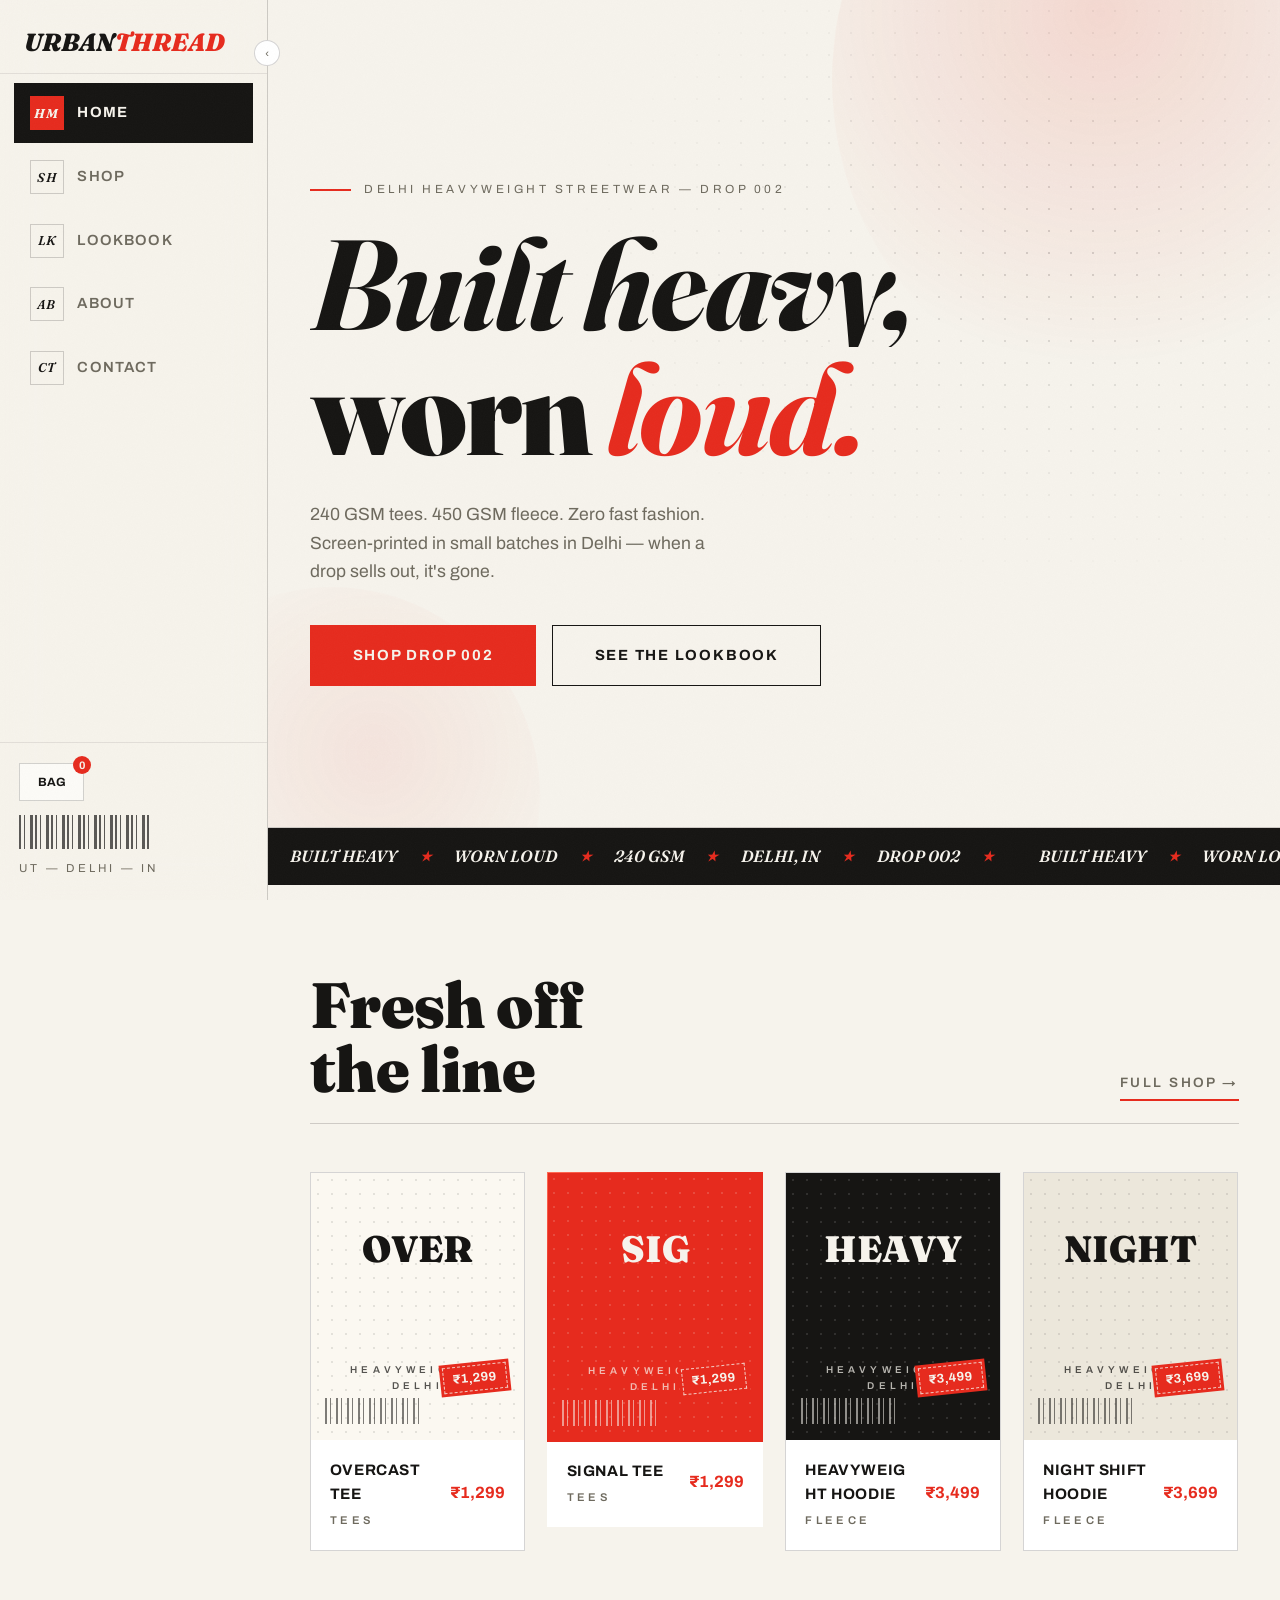
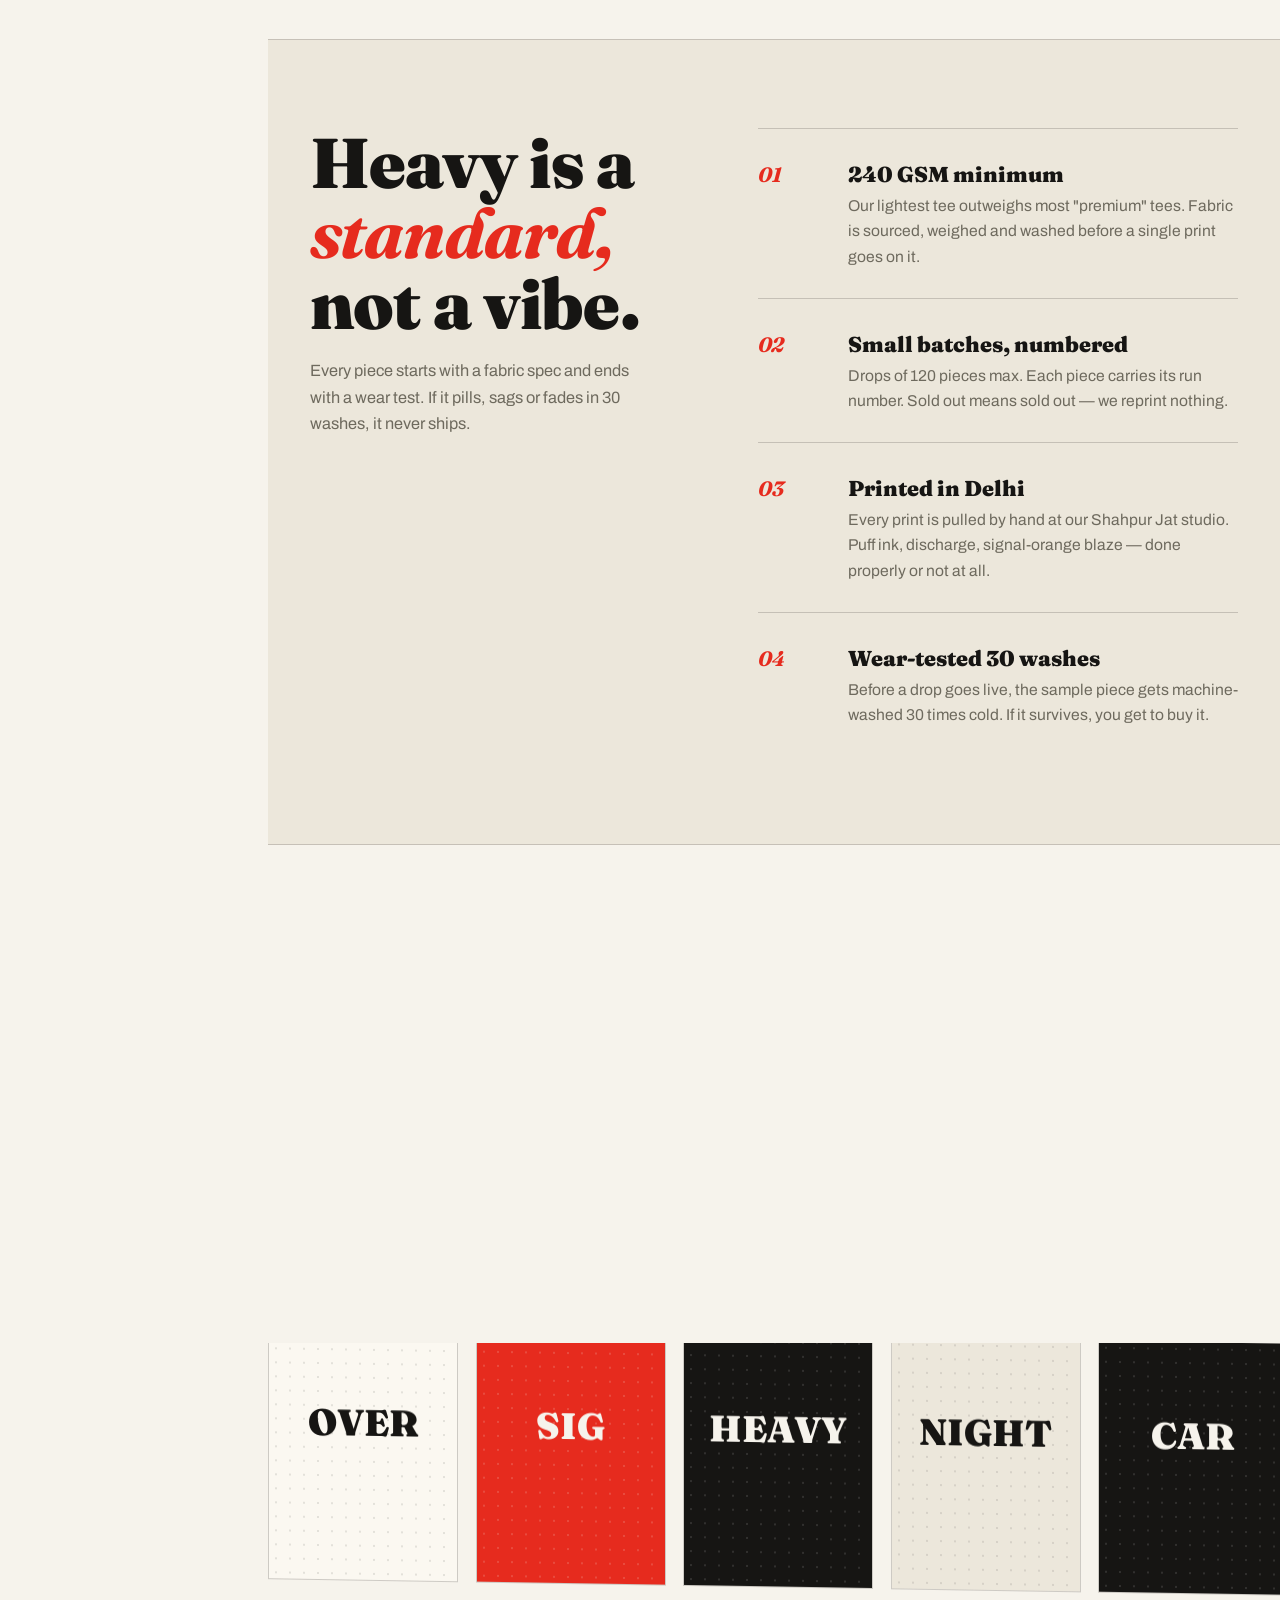
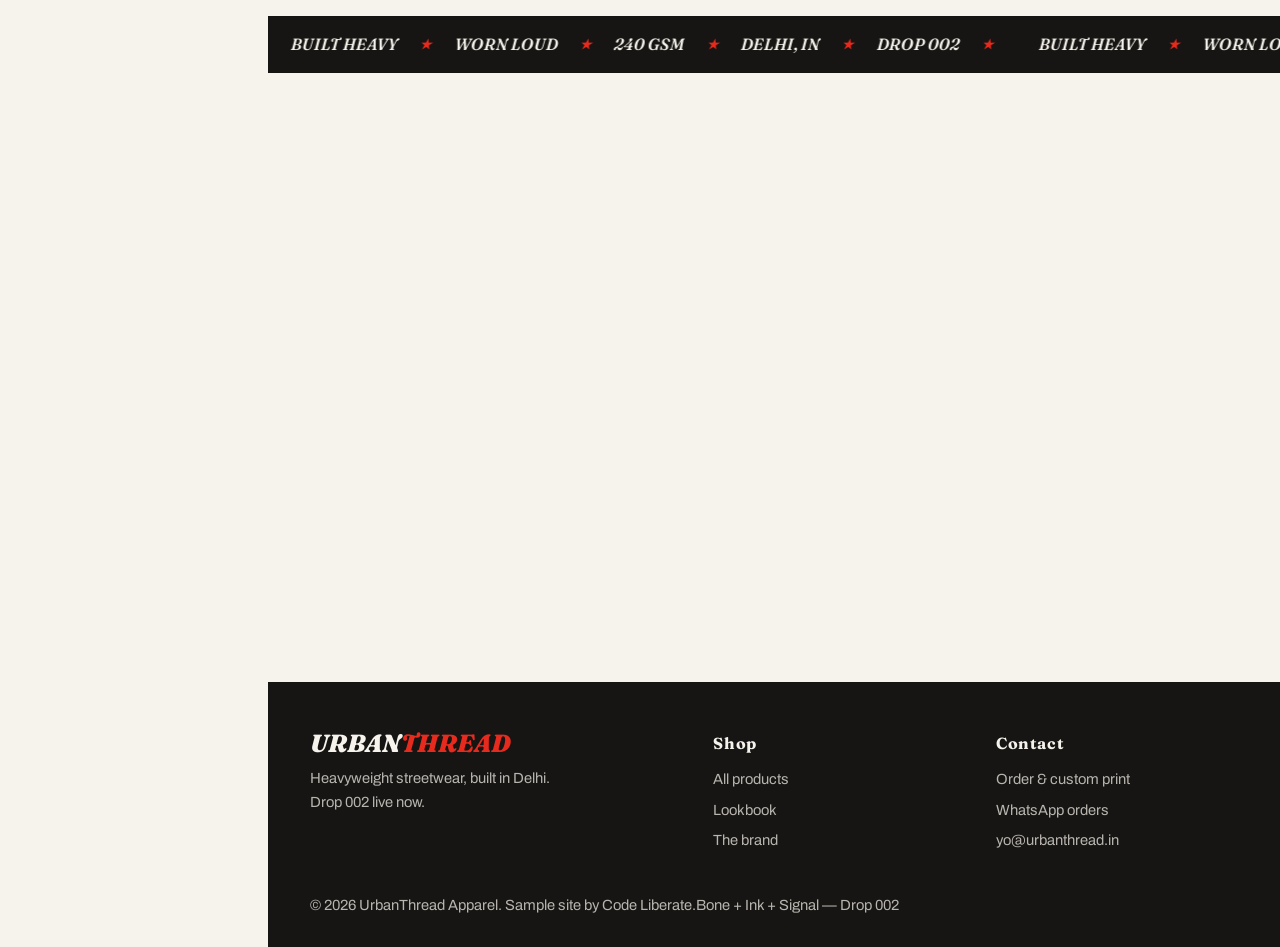
<file: index.html>
<!DOCTYPE html>
<html lang="en">
<head>
<meta charset="UTF-8">
<meta name="viewport" content="width=device-width, initial-scale=1.0">
<title>UrbanThread — Heavyweight Streetwear, Delhi</title>
<meta name="description" content="UrbanThread: heavyweight streetwear built in Delhi. 240 GSM tees, 450 GSM fleece, small numbered batches. Drop 002 live.">
<link rel="preconnect" href="https://fonts.googleapis.com">
<link rel="preconnect" href="https://fonts.gstatic.com" crossorigin>
<link href="https://fonts.googleapis.com/css2?family=Fraunces:ital,opsz,wght@0,9..144,900;1,9..144,900&family=Archivo:wght@400;500;700&display=swap" rel="stylesheet">
<link rel="stylesheet" href="css/styles.css">
</head>
<body>
<a class="skip-link" href="#main">Skip to content</a>
<div class="scroll-progress" aria-hidden="true"></div>
<div class="drawer-backdrop" aria-hidden="true"></div>

<aside class="sidebar">
  <a href="index.html" class="sidebar-brand"><span class="wordmark">URBAN<span>THREAD</span></span></a>
  <button class="rail-toggle" aria-label="Collapse or expand sidebar">‹</button>
  <nav class="sidebar-nav" aria-label="Primary">
        <a href="index.html" class="active"><span class="nav-ico" aria-hidden="true">HM</span><span class="label">Home</span></a>
        <a href="shop.html"><span class="nav-ico" aria-hidden="true">SH</span><span class="label">Shop</span></a>
        <a href="lookbook.html"><span class="nav-ico" aria-hidden="true">LK</span><span class="label">Lookbook</span></a>
        <a href="about.html"><span class="nav-ico" aria-hidden="true">AB</span><span class="label">About</span></a>
        <a href="contact.html"><span class="nav-ico" aria-hidden="true">CT</span><span class="label">Contact</span></a>
  </nav>
  <div class="sidebar-foot">
    <button class="cart-toggle" aria-label="Open bag"><span class="label">BAG</span><span class="cart-count">0</span></button>
    <div class="barcode" aria-hidden="true"></div>
    <p class="sidebar-tag">UT — DELHI — IN</p>
  </div>
</aside>

<div class="topbar">
  <a href="index.html" class="wordmark">URBAN<span style="color:var(--signal)">THREAD</span></a>
  <div class="topbar-tools">
    <button class="cart-toggle" aria-label="Open bag">BAG<span class="cart-count">0</span></button>
    <button class="drawer-toggle" aria-label="Open navigation menu"><span></span></button>
  </div>
</div>

<div class="main" id="main">
<section class="hero">
  <div class="halftone" aria-hidden="true"></div>
  <div class="blob blob-signal" aria-hidden="true"></div>
  <div class="blob blob-deep" aria-hidden="true"></div>
  <div class="page hero-inner">
    <p class="kicker">Delhi heavyweight streetwear — drop 002</p>
    <h1 class="hero-title">
      <span class="line"><span class="line-inner it">Built heavy,</span></span>
      <span class="line"><span class="line-inner">worn <span class="it" style="color:var(--signal)">loud.</span></span></span>
    </h1>
    <p class="hero-sub">240 GSM tees. 450 GSM fleece. Zero fast fashion. Screen-printed in small batches in Delhi — when a drop sells out, it's gone.</p>
    <div class="hero-cta">
      <a href="shop.html" class="btn btn-primary btn-lg">Shop drop 002</a>
      <a href="lookbook.html" class="btn btn-ghost btn-lg">See the lookbook</a>
    </div>
  </div>
</section>
<div class="marquee " aria-hidden="true"><div class="marquee-track"><span class="marquee-item">BUILT HEAVY <span class="star">★</span> WORN LOUD <span class="star">★</span> 240 GSM <span class="star">★</span> DELHI, IN <span class="star">★</span> DROP 002 <span class="star">★</span></span><span class="marquee-item">BUILT HEAVY <span class="star">★</span> WORN LOUD <span class="star">★</span> 240 GSM <span class="star">★</span> DELHI, IN <span class="star">★</span> DROP 002 <span class="star">★</span></span></div></div>
<section class="section">
  <div class="page">
    <div class="section-head"><h2>Fresh off<br>the line</h2><a class="more" href="shop.html">Full shop →</a></div>
    <div class="grid products-grid" id="featuredGrid"></div>
  </div>
</section>
<section class="section section-alt">
  <div class="page">
    <div class="split">
      <div class="split-sticky">
        <h2>Heavy is a<br><span class="sig">standard,</span><br>not a vibe.</h2>
        <p>Every piece starts with a fabric spec and ends with a wear test. If it pills, sags or fades in 30 washes, it never ships.</p>
      </div>
      <div>
        <div class="mani-block"><span class="no">01</span><div><h3>240 GSM minimum</h3><p>Our lightest tee outweighs most "premium" tees. Fabric is sourced, weighed and washed before a single print goes on it.</p></div></div>
        <div class="mani-block"><span class="no">02</span><div><h3>Small batches, numbered</h3><p>Drops of 120 pieces max. Each piece carries its run number. Sold out means sold out — we reprint nothing.</p></div></div>
        <div class="mani-block"><span class="no">03</span><div><h3>Printed in Delhi</h3><p>Every print is pulled by hand at our Shahpur Jat studio. Puff ink, discharge, signal-orange blaze — done properly or not at all.</p></div></div>
        <div class="mani-block"><span class="no">04</span><div><h3>Wear-tested 30 washes</h3><p>Before a drop goes live, the sample piece gets machine-washed 30 times cold. If it survives, you get to buy it.</p></div></div>
      </div>
    </div>
  </div>
</section>
<section class="section">
  <div class="page">
    <div class="stats-band">
      <div class="card stat-card"><span class="stat-num" data-count="8">0</span><span class="stat-label">pieces in drop 002</span></div>
      <div class="card stat-card"><span class="stat-num" data-count="120" data-suffix=" max">0</span><span class="stat-label">units per run</span></div>
      <div class="card stat-card"><span class="stat-num" data-count="240" data-suffix=" GSM">0</span><span class="stat-label">lightest fabric we ship</span></div>
      <div class="card stat-card"><span class="stat-num" data-count="30" data-suffix=" washes">0</span><span class="stat-label">tested before release</span></div>
    </div>
  </div>
</section>
<div class="strip" aria-hidden="true"><div class="strip-track" id="stripTrack"></div></div>
<div class="marquee marquee-rev" aria-hidden="true"><div class="marquee-track"><span class="marquee-item">BUILT HEAVY <span class="star">★</span> WORN LOUD <span class="star">★</span> 240 GSM <span class="star">★</span> DELHI, IN <span class="star">★</span> DROP 002 <span class="star">★</span></span><span class="marquee-item">BUILT HEAVY <span class="star">★</span> WORN LOUD <span class="star">★</span> 240 GSM <span class="star">★</span> DELHI, IN <span class="star">★</span> DROP 002 <span class="star">★</span></span></div></div>
<section class="section">
  <div class="page">
    <div class="split">
      <div class="split-sticky">
        <h2>Order on<br><span class="sig">WhatsApp.</span></h2>
        <p>DM the drop list, get a fitting slot at the studio, pay on pickup or UPI. No app, no account, no algorithm between you and the clothes.</p>
        <div class="hero-cta"><a class="btn btn-primary btn-lg" href="https://wa.me/919876543210?text=Hi%20UrbanThread%2C%20I%20want%20drop%20002" target="_blank" rel="noopener">Message us</a><a class="btn btn-ghost btn-lg" href="contact.html">Custom print</a></div>
      </div>
      <div>
        <div class="mani-block"><span class="no">DM</span><div><h3>The drop list</h3><p>Sizes and colorways posted the night before each drop. First reply, first bag.</p></div></div>
        <div class="mani-block"><span class="no">FIT</span><div><h3>Studio fitting</h3><p>Shahpur Jat studio, evenings. Try the actual piece, feel the weight, pick your size right.</p></div></div>
        <div class="mani-block"><span class="no">PAY</span><div><h3>UPI or on pickup</h3><p>No prepaid gateway needed for drop orders. Paid custom prints get a 50% deposit invoice.</p></div></div>
      </div>
    </div>
  </div>
</section>

<footer class="footer">
  <div class="footer-inner">
    <div class="footer-col">
      <span class="wordmark">URBAN<span style="color:var(--signal)">THREAD</span></span>
      <p>Heavyweight streetwear, built in Delhi.<br>Drop 002 live now.</p>
    </div>
    <div class="footer-col">
      <h4>Shop</h4>
      <a href="shop.html">All products</a>
      <a href="lookbook.html">Lookbook</a>
      <a href="about.html">The brand</a>
    </div>
    <div class="footer-col">
      <h4>Contact</h4>
      <a href="contact.html">Order &amp; custom print</a>
      <a href="https://wa.me/919876543210?text=Hi%20UrbanThread%2C%20I%20want%20to%20order" target="_blank" rel="noopener">WhatsApp orders</a>
      <a href="mailto:yo@urbanthread.in">yo@urbanthread.in</a>
    </div>
  </div>
  <p class="footer-legal"><span>© 2026 UrbanThread Apparel. Sample site by Code Liberate.</span><span>Bone + Ink + Signal — Drop 002</span></p>
</footer>
</div>

<div class="cart-backdrop" aria-hidden="true"></div>
<aside class="cart-drawer" aria-label="Shopping bag">
  <div class="cart-head"><h3>Your bag</h3><button class="cart-close" aria-label="Close bag">✕</button></div>
  <div class="cart-items" id="cartItems"></div>
  <div class="cart-foot">
    <div class="cart-total"><span>Total</span><b id="cartTotal">₹0</b></div>
    <button class="btn btn-primary btn-block" id="cartCheckout">Checkout — demo</button>
    <p class="cart-note" id="cartNote">Demo build: checkout hands off to Razorpay/UPI in the live store.</p>
  </div>
</aside>

<script src="js/main.js" defer></script>
</body>
</html>
</file>
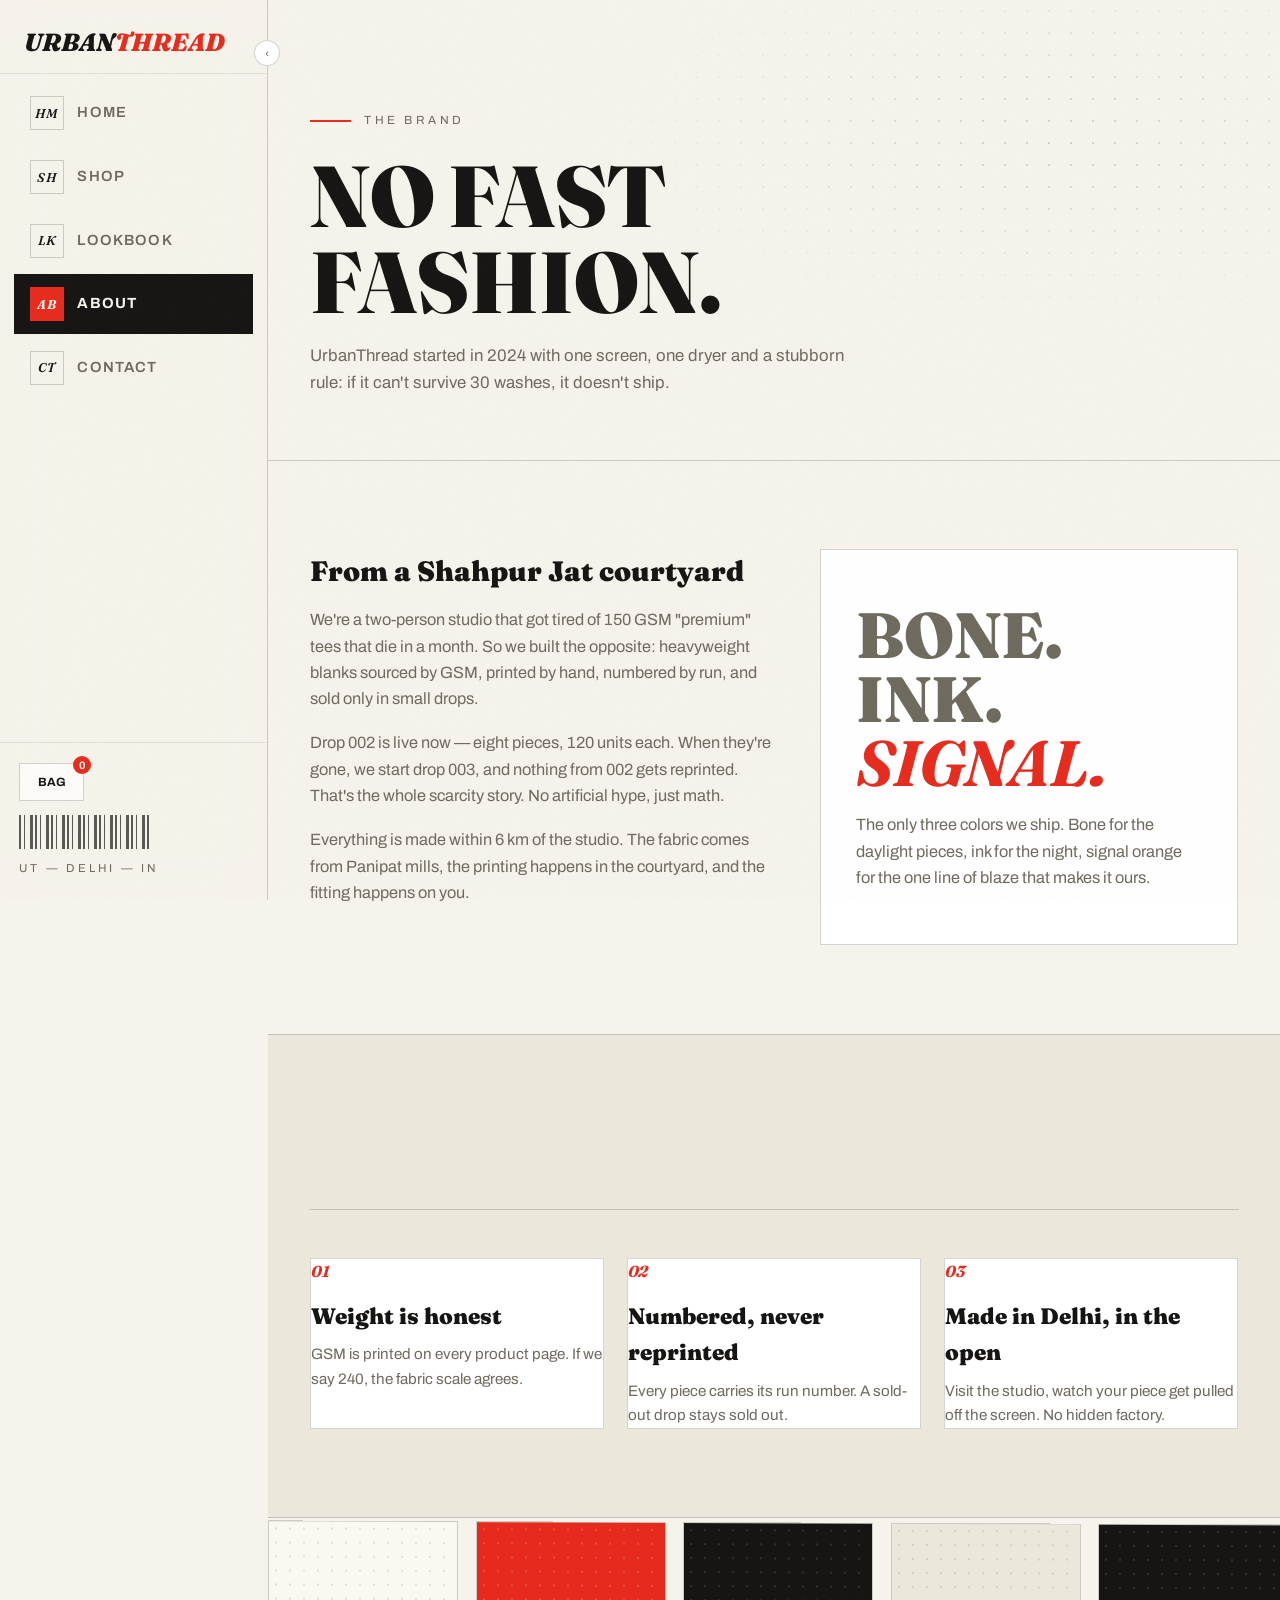
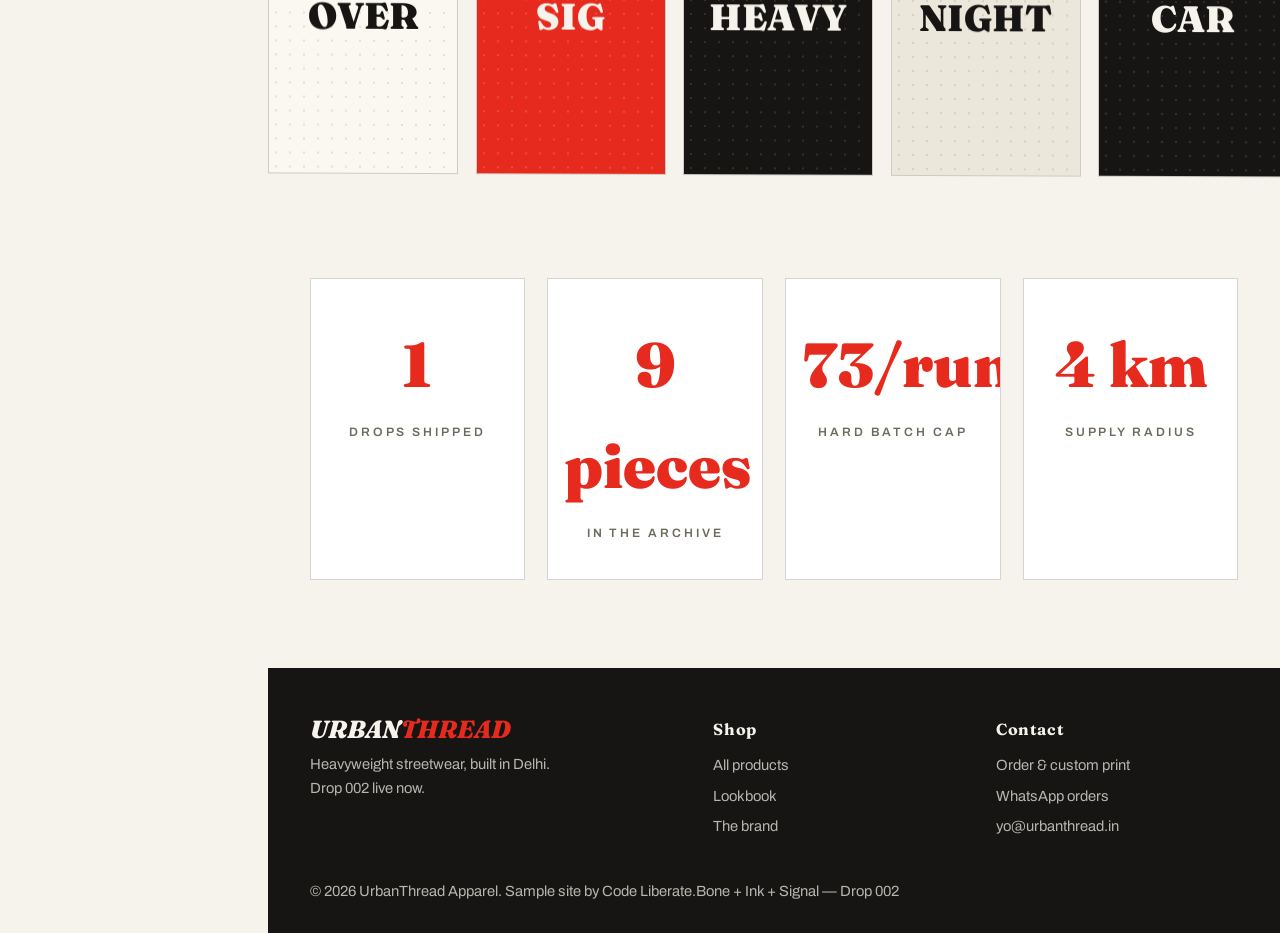
<file: about.html>
<!DOCTYPE html>
<html lang="en">
<head>
<meta charset="UTF-8">
<meta name="viewport" content="width=device-width, initial-scale=1.0">
<title>About — UrbanThread</title>
<meta name="description" content="UrbanThread is a two-person Delhi studio making heavyweight, numbered streetwear in small drops. No fast fashion, no reprints.">
<link rel="preconnect" href="https://fonts.googleapis.com">
<link rel="preconnect" href="https://fonts.gstatic.com" crossorigin>
<link href="https://fonts.googleapis.com/css2?family=Fraunces:ital,opsz,wght@0,9..144,900;1,9..144,900&family=Archivo:wght@400;500;700&display=swap" rel="stylesheet">
<link rel="stylesheet" href="css/styles.css">
</head>
<body>
<a class="skip-link" href="#main">Skip to content</a>
<div class="scroll-progress" aria-hidden="true"></div>
<div class="drawer-backdrop" aria-hidden="true"></div>

<aside class="sidebar">
  <a href="index.html" class="sidebar-brand"><span class="wordmark">URBAN<span>THREAD</span></span></a>
  <button class="rail-toggle" aria-label="Collapse or expand sidebar">‹</button>
  <nav class="sidebar-nav" aria-label="Primary">
        <a href="index.html"><span class="nav-ico" aria-hidden="true">HM</span><span class="label">Home</span></a>
        <a href="shop.html"><span class="nav-ico" aria-hidden="true">SH</span><span class="label">Shop</span></a>
        <a href="lookbook.html"><span class="nav-ico" aria-hidden="true">LK</span><span class="label">Lookbook</span></a>
        <a href="about.html" class="active"><span class="nav-ico" aria-hidden="true">AB</span><span class="label">About</span></a>
        <a href="contact.html"><span class="nav-ico" aria-hidden="true">CT</span><span class="label">Contact</span></a>
  </nav>
  <div class="sidebar-foot">
    <button class="cart-toggle" aria-label="Open bag"><span class="label">BAG</span><span class="cart-count">0</span></button>
    <div class="barcode" aria-hidden="true"></div>
    <p class="sidebar-tag">UT — DELHI — IN</p>
  </div>
</aside>

<div class="topbar">
  <a href="index.html" class="wordmark">URBAN<span style="color:var(--signal)">THREAD</span></a>
  <div class="topbar-tools">
    <button class="cart-toggle" aria-label="Open bag">BAG<span class="cart-count">0</span></button>
    <button class="drawer-toggle" aria-label="Open navigation menu"><span></span></button>
  </div>
</div>

<div class="main" id="main">
<section class="page-hero">
  <div class="halftone" aria-hidden="true"></div>
  <div class="page" style="position:relative;z-index:2">
    <p class="kicker">The brand</p>
    <h1>NO FAST<br>FASHION.</h1>
    <p class="page-sub">UrbanThread started in 2024 with one screen, one dryer and a stubborn rule: if it can't survive 30 washes, it doesn't ship.</p>
  </div>
</section>
<section class="section">
  <div class="page">
    <div class="story-grid">
      <div>
        <h3>From a Shahpur Jat courtyard</h3>
        <p>We're a two-person studio that got tired of 150 GSM "premium" tees that die in a month. So we built the opposite: heavyweight blanks sourced by GSM, printed by hand, numbered by run, and sold only in small drops.</p>
        <p>Drop 002 is live now — eight pieces, 120 units each. When they're gone, we start drop 003, and nothing from 002 gets reprinted. That's the whole scarcity story. No artificial hype, just math.</p>
        <p>Everything is made within 6 km of the studio. The fabric comes from Panipat mills, the printing happens in the courtyard, and the fitting happens on you.</p>
      </div>
      <div class="card story-card">
        <p class="big">BONE.<br>INK.<br><span class="sig">SIGNAL.</span></p>
        <p>The only three colors we ship. Bone for the daylight pieces, ink for the night, signal orange for the one line of blaze that makes it ours.</p>
      </div>
    </div>
  </div>
</section>
<section class="section section-alt">
  <div class="page">
    <div class="section-head"><h2>What we hold to</h2></div>
    <div class="grid values-grid">
      <div class="card value-card"><span class="no">01</span><h3>Weight is honest</h3><p>GSM is printed on every product page. If we say 240, the fabric scale agrees.</p></div>
      <div class="card value-card"><span class="no">02</span><h3>Numbered, never reprinted</h3><p>Every piece carries its run number. A sold-out drop stays sold out.</p></div>
      <div class="card value-card"><span class="no">03</span><h3>Made in Delhi, in the open</h3><p>Visit the studio, watch your piece get pulled off the screen. No hidden factory.</p></div>
    </div>
  </div>
</section>
<div class="strip" aria-hidden="true"><div class="strip-track" id="stripTrack"></div></div>
<section class="section">
  <div class="page">
    <div class="stats-band">
      <div class="card stat-card"><span class="stat-num" data-count="2">0</span><span class="stat-label">drops shipped</span></div>
      <div class="card stat-card"><span class="stat-num" data-count="14" data-suffix=" pieces">0</span><span class="stat-label">in the archive</span></div>
      <div class="card stat-card"><span class="stat-num" data-count="120" data-suffix="/run">0</span><span class="stat-label">hard batch cap</span></div>
      <div class="card stat-card"><span class="stat-num" data-count="6" data-suffix=" km">0</span><span class="stat-label">supply radius</span></div>
    </div>
  </div>
</section>

<footer class="footer">
  <div class="footer-inner">
    <div class="footer-col">
      <span class="wordmark">URBAN<span style="color:var(--signal)">THREAD</span></span>
      <p>Heavyweight streetwear, built in Delhi.<br>Drop 002 live now.</p>
    </div>
    <div class="footer-col">
      <h4>Shop</h4>
      <a href="shop.html">All products</a>
      <a href="lookbook.html">Lookbook</a>
      <a href="about.html">The brand</a>
    </div>
    <div class="footer-col">
      <h4>Contact</h4>
      <a href="contact.html">Order &amp; custom print</a>
      <a href="https://wa.me/919876543210?text=Hi%20UrbanThread%2C%20I%20want%20to%20order" target="_blank" rel="noopener">WhatsApp orders</a>
      <a href="mailto:yo@urbanthread.in">yo@urbanthread.in</a>
    </div>
  </div>
  <p class="footer-legal"><span>© 2026 UrbanThread Apparel. Sample site by Code Liberate.</span><span>Bone + Ink + Signal — Drop 002</span></p>
</footer>
</div>

<div class="cart-backdrop" aria-hidden="true"></div>
<aside class="cart-drawer" aria-label="Shopping bag">
  <div class="cart-head"><h3>Your bag</h3><button class="cart-close" aria-label="Close bag">✕</button></div>
  <div class="cart-items" id="cartItems"></div>
  <div class="cart-foot">
    <div class="cart-total"><span>Total</span><b id="cartTotal">₹0</b></div>
    <button class="btn btn-primary btn-block" id="cartCheckout">Checkout — demo</button>
    <p class="cart-note" id="cartNote">Demo build: checkout hands off to Razorpay/UPI in the live store.</p>
  </div>
</aside>

<script src="js/main.js" defer></script>
</body>
</html>
</file>
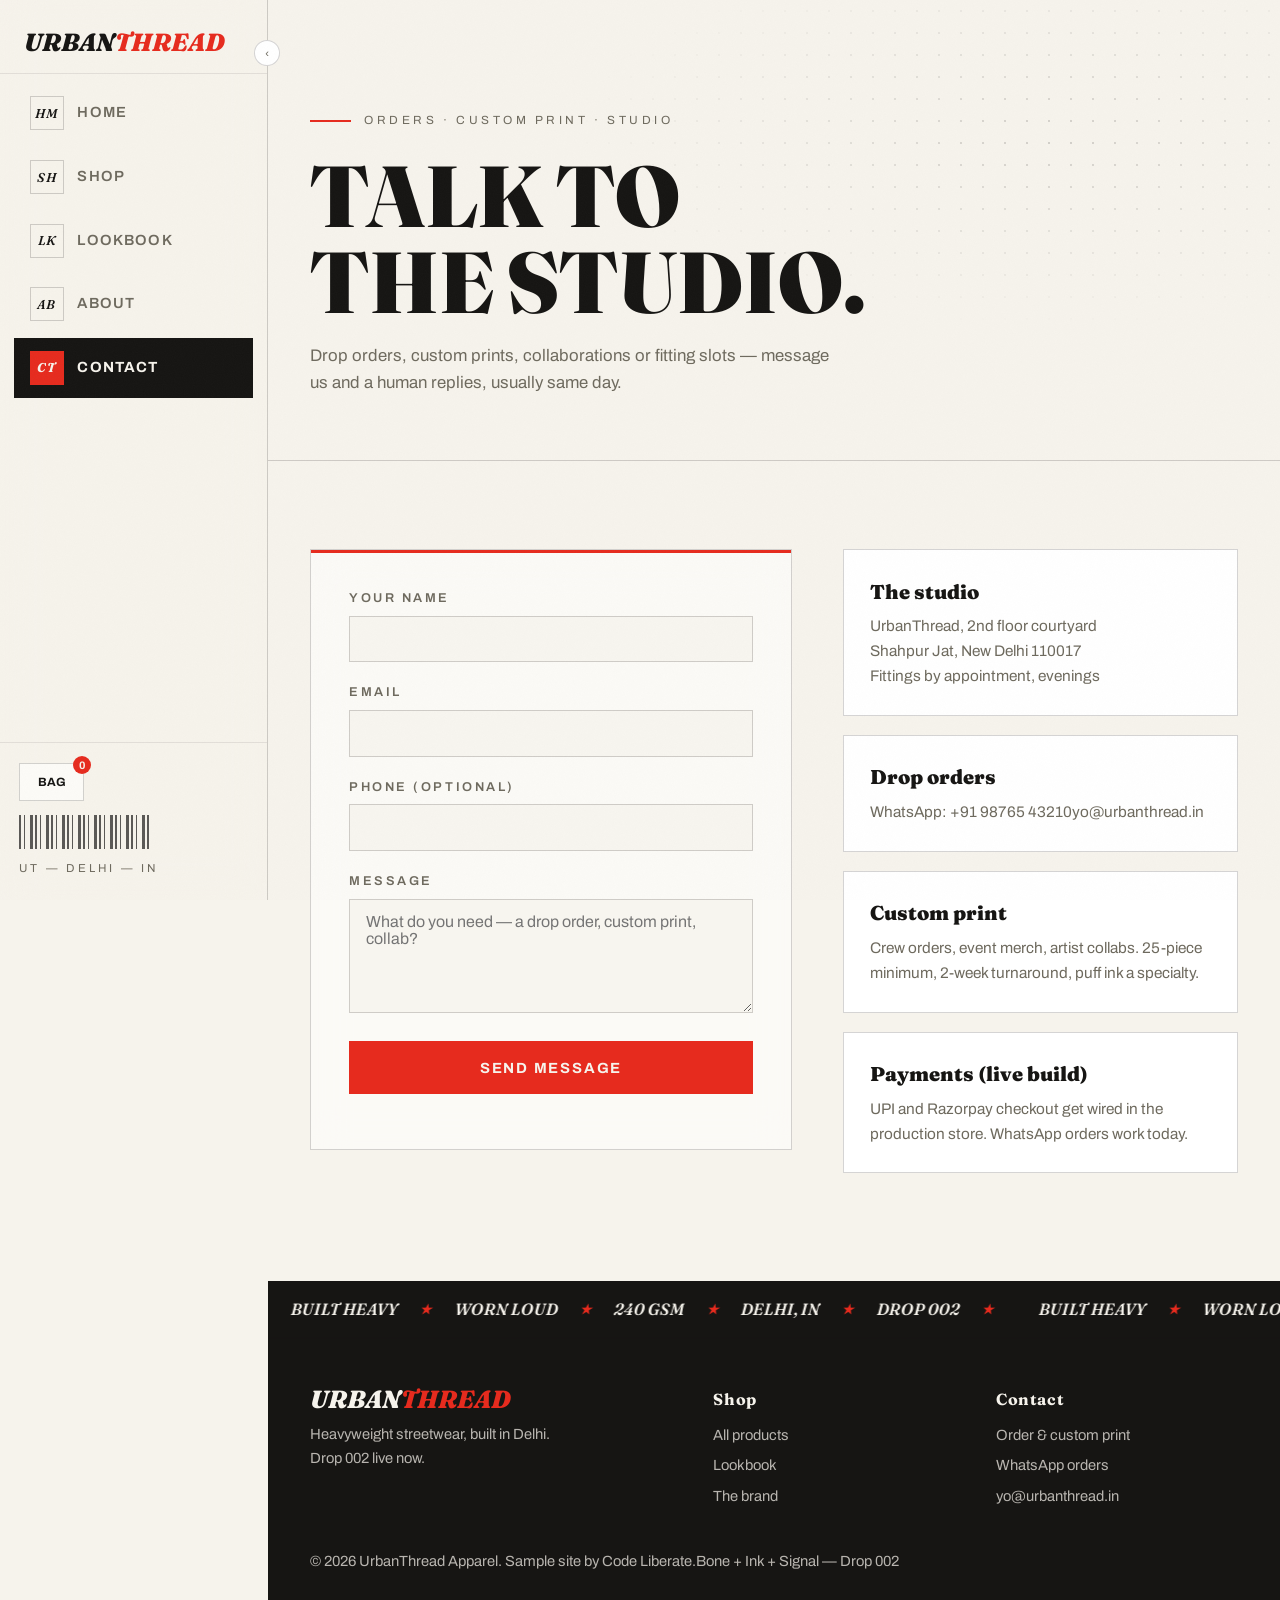
<file: contact.html>
<!DOCTYPE html>
<html lang="en">
<head>
<meta charset="UTF-8">
<meta name="viewport" content="width=device-width, initial-scale=1.0">
<title>Contact — UrbanThread</title>
<meta name="description" content="Contact UrbanThread — drop orders on WhatsApp, custom prints, fitting slots and collaborations from the Shahpur Jat studio, New Delhi.">
<link rel="preconnect" href="https://fonts.googleapis.com">
<link rel="preconnect" href="https://fonts.gstatic.com" crossorigin>
<link href="https://fonts.googleapis.com/css2?family=Fraunces:ital,opsz,wght@0,9..144,900;1,9..144,900&family=Archivo:wght@400;500;700&display=swap" rel="stylesheet">
<link rel="stylesheet" href="css/styles.css">
</head>
<body>
<a class="skip-link" href="#main">Skip to content</a>
<div class="scroll-progress" aria-hidden="true"></div>
<div class="drawer-backdrop" aria-hidden="true"></div>

<aside class="sidebar">
  <a href="index.html" class="sidebar-brand"><span class="wordmark">URBAN<span>THREAD</span></span></a>
  <button class="rail-toggle" aria-label="Collapse or expand sidebar">‹</button>
  <nav class="sidebar-nav" aria-label="Primary">
        <a href="index.html"><span class="nav-ico" aria-hidden="true">HM</span><span class="label">Home</span></a>
        <a href="shop.html"><span class="nav-ico" aria-hidden="true">SH</span><span class="label">Shop</span></a>
        <a href="lookbook.html"><span class="nav-ico" aria-hidden="true">LK</span><span class="label">Lookbook</span></a>
        <a href="about.html"><span class="nav-ico" aria-hidden="true">AB</span><span class="label">About</span></a>
        <a href="contact.html" class="active"><span class="nav-ico" aria-hidden="true">CT</span><span class="label">Contact</span></a>
  </nav>
  <div class="sidebar-foot">
    <button class="cart-toggle" aria-label="Open bag"><span class="label">BAG</span><span class="cart-count">0</span></button>
    <div class="barcode" aria-hidden="true"></div>
    <p class="sidebar-tag">UT — DELHI — IN</p>
  </div>
</aside>

<div class="topbar">
  <a href="index.html" class="wordmark">URBAN<span style="color:var(--signal)">THREAD</span></a>
  <div class="topbar-tools">
    <button class="cart-toggle" aria-label="Open bag">BAG<span class="cart-count">0</span></button>
    <button class="drawer-toggle" aria-label="Open navigation menu"><span></span></button>
  </div>
</div>

<div class="main" id="main">
<section class="page-hero">
  <div class="halftone" aria-hidden="true"></div>
  <div class="page" style="position:relative;z-index:2">
    <p class="kicker">Orders · custom print · studio</p>
    <h1>TALK TO<br>THE STUDIO.</h1>
    <p class="page-sub">Drop orders, custom prints, collaborations or fitting slots — message us and a human replies, usually same day.</p>
  </div>
</section>
<section class="section">
  <div class="page">
    <div class="contact-grid">
      <form class="glass-form" id="contactForm" novalidate>
        <div class="field">
          <label for="cname">Your name</label>
          <input type="text" id="cname" name="name" autocomplete="name" required>
          <p class="field-error">Tell us who's asking.</p>
        </div>
        <div class="field">
          <label for="cemail">Email</label>
          <input type="email" id="cemail" name="email" autocomplete="email" required>
          <p class="field-error">Enter a valid email address.</p>
        </div>
        <div class="field">
          <label for="cphone">Phone (optional)</label>
          <input type="tel" id="cphone" name="phone" autocomplete="tel" inputmode="tel">
          <p class="field-error">Enter a valid phone number.</p>
        </div>
        <div class="field">
          <label for="cmsg">Message</label>
          <textarea id="cmsg" name="message" rows="5" required placeholder="What do you need — a drop order, custom print, collab?"></textarea>
          <p class="field-error">Give us at least a line to work with.</p>
        </div>
        <button type="submit" class="btn btn-primary btn-lg btn-block">Send message</button>
        <p class="form-note" id="cformNote" role="status"></p>
      </form>
      <div>
        <div class="card info-card"><h3>The studio</h3><p>UrbanThread, 2nd floor courtyard<br>Shahpur Jat, New Delhi 110017<br>Fittings by appointment, evenings</p></div>
        <div class="card info-card"><h3>Drop orders</h3><p><a href="https://wa.me/919876543210?text=Hi%20UrbanThread%2C%20I%20want%20drop%20002" target="_blank" rel="noopener">WhatsApp: +91 98765 43210</a><a href="mailto:yo@urbanthread.in">yo@urbanthread.in</a></p></div>
        <div class="card info-card"><h3>Custom print</h3><p>Crew orders, event merch, artist collabs. 25-piece minimum, 2-week turnaround, puff ink a specialty.</p></div>
        <div class="card info-card"><h3>Payments (live build)</h3><p>UPI and Razorpay checkout get wired in the production store. WhatsApp orders work today.</p></div>
      </div>
    </div>
  </div>
</section>
<div class="marquee marquee-rev" aria-hidden="true"><div class="marquee-track"><span class="marquee-item">BUILT HEAVY <span class="star">★</span> WORN LOUD <span class="star">★</span> 240 GSM <span class="star">★</span> DELHI, IN <span class="star">★</span> DROP 002 <span class="star">★</span></span><span class="marquee-item">BUILT HEAVY <span class="star">★</span> WORN LOUD <span class="star">★</span> 240 GSM <span class="star">★</span> DELHI, IN <span class="star">★</span> DROP 002 <span class="star">★</span></span></div></div>

<footer class="footer">
  <div class="footer-inner">
    <div class="footer-col">
      <span class="wordmark">URBAN<span style="color:var(--signal)">THREAD</span></span>
      <p>Heavyweight streetwear, built in Delhi.<br>Drop 002 live now.</p>
    </div>
    <div class="footer-col">
      <h4>Shop</h4>
      <a href="shop.html">All products</a>
      <a href="lookbook.html">Lookbook</a>
      <a href="about.html">The brand</a>
    </div>
    <div class="footer-col">
      <h4>Contact</h4>
      <a href="contact.html">Order &amp; custom print</a>
      <a href="https://wa.me/919876543210?text=Hi%20UrbanThread%2C%20I%20want%20to%20order" target="_blank" rel="noopener">WhatsApp orders</a>
      <a href="mailto:yo@urbanthread.in">yo@urbanthread.in</a>
    </div>
  </div>
  <p class="footer-legal"><span>© 2026 UrbanThread Apparel. Sample site by Code Liberate.</span><span>Bone + Ink + Signal — Drop 002</span></p>
</footer>
</div>

<div class="cart-backdrop" aria-hidden="true"></div>
<aside class="cart-drawer" aria-label="Shopping bag">
  <div class="cart-head"><h3>Your bag</h3><button class="cart-close" aria-label="Close bag">✕</button></div>
  <div class="cart-items" id="cartItems"></div>
  <div class="cart-foot">
    <div class="cart-total"><span>Total</span><b id="cartTotal">₹0</b></div>
    <button class="btn btn-primary btn-block" id="cartCheckout">Checkout — demo</button>
    <p class="cart-note" id="cartNote">Demo build: checkout hands off to Razorpay/UPI in the live store.</p>
  </div>
</aside>

<script src="js/main.js" defer></script>
</body>
</html>
</file>
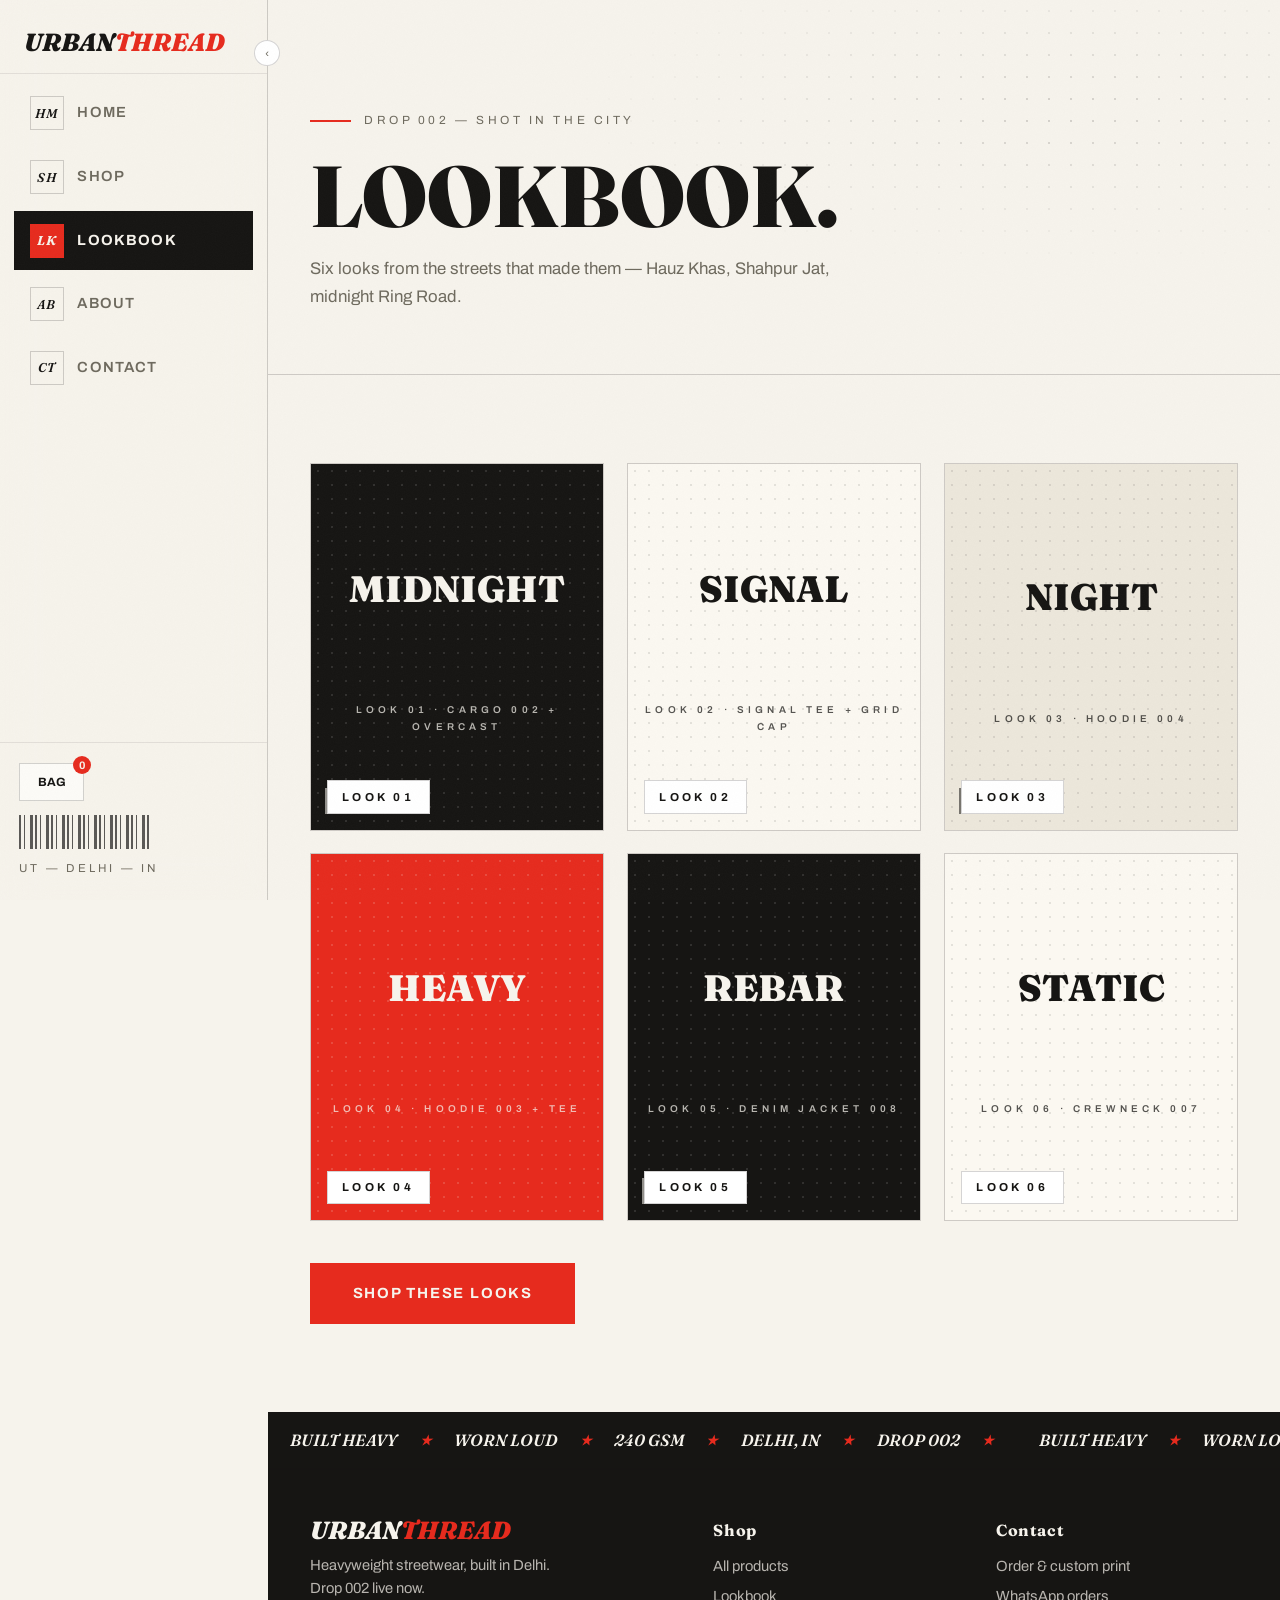
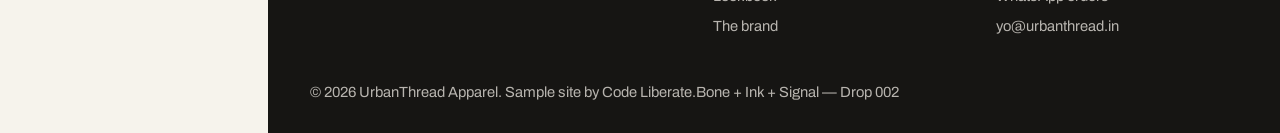
<file: lookbook.html>
<!DOCTYPE html>
<html lang="en">
<head>
<meta charset="UTF-8">
<meta name="viewport" content="width=device-width, initial-scale=1.0">
<title>Lookbook — UrbanThread</title>
<meta name="description" content="UrbanThread drop 002 lookbook — six looks shot across Delhi streets. Heavyweight tees, fleece, cargos and raw denim.">
<link rel="preconnect" href="https://fonts.googleapis.com">
<link rel="preconnect" href="https://fonts.gstatic.com" crossorigin>
<link href="https://fonts.googleapis.com/css2?family=Fraunces:ital,opsz,wght@0,9..144,900;1,9..144,900&family=Archivo:wght@400;500;700&display=swap" rel="stylesheet">
<link rel="stylesheet" href="css/styles.css">
</head>
<body>
<a class="skip-link" href="#main">Skip to content</a>
<div class="scroll-progress" aria-hidden="true"></div>
<div class="drawer-backdrop" aria-hidden="true"></div>

<aside class="sidebar">
  <a href="index.html" class="sidebar-brand"><span class="wordmark">URBAN<span>THREAD</span></span></a>
  <button class="rail-toggle" aria-label="Collapse or expand sidebar">‹</button>
  <nav class="sidebar-nav" aria-label="Primary">
        <a href="index.html"><span class="nav-ico" aria-hidden="true">HM</span><span class="label">Home</span></a>
        <a href="shop.html"><span class="nav-ico" aria-hidden="true">SH</span><span class="label">Shop</span></a>
        <a href="lookbook.html" class="active"><span class="nav-ico" aria-hidden="true">LK</span><span class="label">Lookbook</span></a>
        <a href="about.html"><span class="nav-ico" aria-hidden="true">AB</span><span class="label">About</span></a>
        <a href="contact.html"><span class="nav-ico" aria-hidden="true">CT</span><span class="label">Contact</span></a>
  </nav>
  <div class="sidebar-foot">
    <button class="cart-toggle" aria-label="Open bag"><span class="label">BAG</span><span class="cart-count">0</span></button>
    <div class="barcode" aria-hidden="true"></div>
    <p class="sidebar-tag">UT — DELHI — IN</p>
  </div>
</aside>

<div class="topbar">
  <a href="index.html" class="wordmark">URBAN<span style="color:var(--signal)">THREAD</span></a>
  <div class="topbar-tools">
    <button class="cart-toggle" aria-label="Open bag">BAG<span class="cart-count">0</span></button>
    <button class="drawer-toggle" aria-label="Open navigation menu"><span></span></button>
  </div>
</div>

<div class="main" id="main">
<section class="page-hero">
  <div class="halftone" aria-hidden="true"></div>
  <div class="page" style="position:relative;z-index:2">
    <p class="kicker">Drop 002 — shot in the city</p>
    <h1>LOOKBOOK.</h1>
    <p class="page-sub">Six looks from the streets that made them — Hauz Khas, Shahpur Jat, midnight Ring Road.</p>
  </div>
</section>
<section class="section">
  <div class="page">
    <div class="look-grid">
      <div class="look"><div class="poster tone-ink"><div class="p-tone"></div><span class="p-num">01</span><div class="p-art"><span class="w1">MIDNIGHT</span><span class="w2">RUN</span><span class="w3">LOOK 01 · CARGO 002 + OVERCAST</span></div><span class="p-bar"></span></div><span class="look-tag">Look 01</span></div>
      <div class="look"><div class="poster tone-bone"><div class="p-tone"></div><span class="p-num">02</span><div class="p-art"><span class="w1">SIGNAL</span><span class="w2">BLAST</span><span class="w3">LOOK 02 · SIGNAL TEE + GRID CAP</span></div></div><span class="look-tag">Look 02</span></div>
      <div class="look"><div class="poster tone-smoke"><div class="p-tone"></div><span class="p-num">03</span><div class="p-art"><span class="w1">NIGHT</span><span class="w2">SHIFT</span><span class="w3">LOOK 03 · HOODIE 004</span></div><span class="p-bar"></span></div><span class="look-tag">Look 03</span></div>
      <div class="look"><div class="poster tone-signal"><div class="p-tone"></div><span class="p-num">04</span><div class="p-art"><span class="w1">HEAVY</span><span class="w2">WEIGHT</span><span class="w3">LOOK 04 · HOODIE 003 + TEE</span></div></div><span class="look-tag">Look 04</span></div>
      <div class="look"><div class="poster tone-ink"><div class="p-tone"></div><span class="p-num">05</span><div class="p-art"><span class="w1">REBAR</span><span class="w2">RAW</span><span class="w3">LOOK 05 · DENIM JACKET 008</span></div><span class="p-bar"></span></div><span class="look-tag">Look 05</span></div>
      <div class="look"><div class="poster tone-bone"><div class="p-tone"></div><span class="p-num">06</span><div class="p-art"><span class="w1">STATIC</span><span class="w2">CREW</span><span class="w3">LOOK 06 · CREWNECK 007</span></div></div><span class="look-tag">Look 06</span></div>
    </div>
    <p style="margin-top:2.6rem"><a href="shop.html" class="btn btn-primary btn-lg">Shop these looks</a></p>
  </div>
</section>
<div class="marquee " aria-hidden="true"><div class="marquee-track"><span class="marquee-item">BUILT HEAVY <span class="star">★</span> WORN LOUD <span class="star">★</span> 240 GSM <span class="star">★</span> DELHI, IN <span class="star">★</span> DROP 002 <span class="star">★</span></span><span class="marquee-item">BUILT HEAVY <span class="star">★</span> WORN LOUD <span class="star">★</span> 240 GSM <span class="star">★</span> DELHI, IN <span class="star">★</span> DROP 002 <span class="star">★</span></span></div></div>

<footer class="footer">
  <div class="footer-inner">
    <div class="footer-col">
      <span class="wordmark">URBAN<span style="color:var(--signal)">THREAD</span></span>
      <p>Heavyweight streetwear, built in Delhi.<br>Drop 002 live now.</p>
    </div>
    <div class="footer-col">
      <h4>Shop</h4>
      <a href="shop.html">All products</a>
      <a href="lookbook.html">Lookbook</a>
      <a href="about.html">The brand</a>
    </div>
    <div class="footer-col">
      <h4>Contact</h4>
      <a href="contact.html">Order &amp; custom print</a>
      <a href="https://wa.me/919876543210?text=Hi%20UrbanThread%2C%20I%20want%20to%20order" target="_blank" rel="noopener">WhatsApp orders</a>
      <a href="mailto:yo@urbanthread.in">yo@urbanthread.in</a>
    </div>
  </div>
  <p class="footer-legal"><span>© 2026 UrbanThread Apparel. Sample site by Code Liberate.</span><span>Bone + Ink + Signal — Drop 002</span></p>
</footer>
</div>

<div class="cart-backdrop" aria-hidden="true"></div>
<aside class="cart-drawer" aria-label="Shopping bag">
  <div class="cart-head"><h3>Your bag</h3><button class="cart-close" aria-label="Close bag">✕</button></div>
  <div class="cart-items" id="cartItems"></div>
  <div class="cart-foot">
    <div class="cart-total"><span>Total</span><b id="cartTotal">₹0</b></div>
    <button class="btn btn-primary btn-block" id="cartCheckout">Checkout — demo</button>
    <p class="cart-note" id="cartNote">Demo build: checkout hands off to Razorpay/UPI in the live store.</p>
  </div>
</aside>

<script src="js/main.js" defer></script>
</body>
</html>
</file>
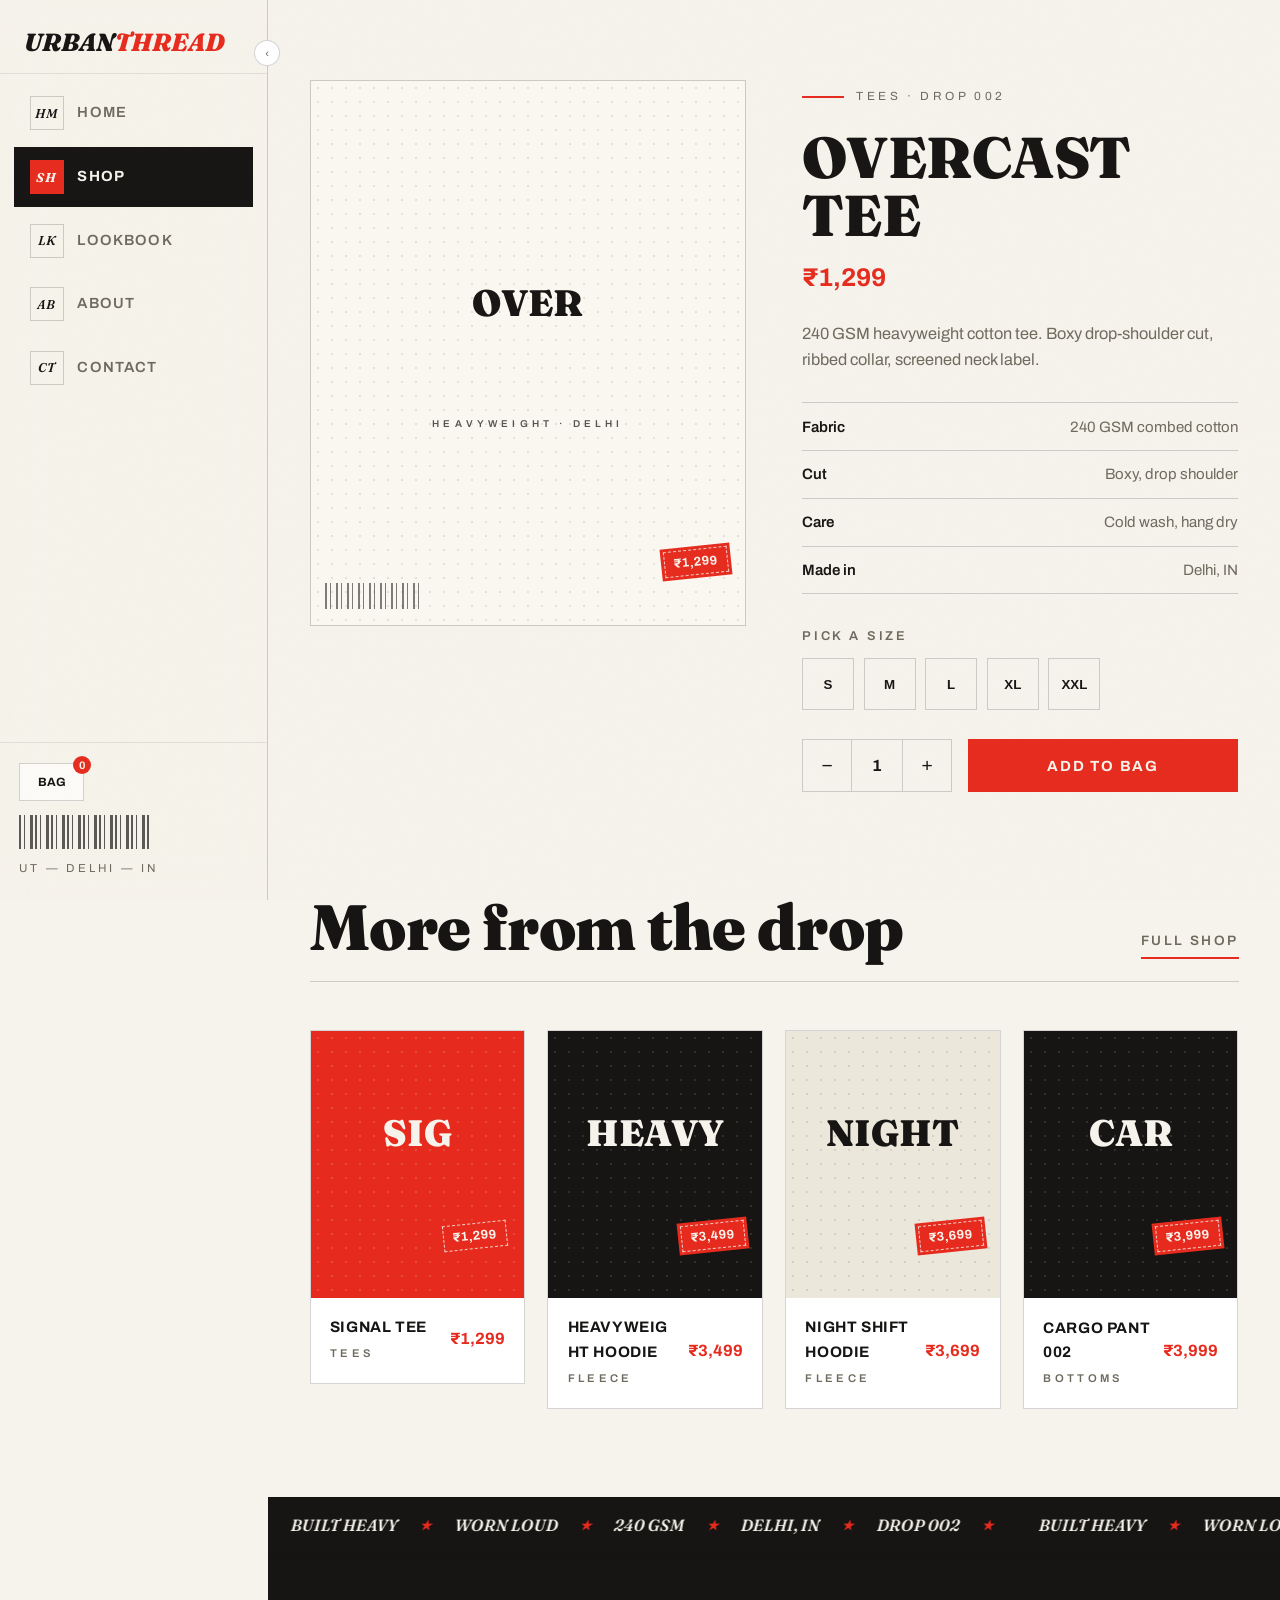
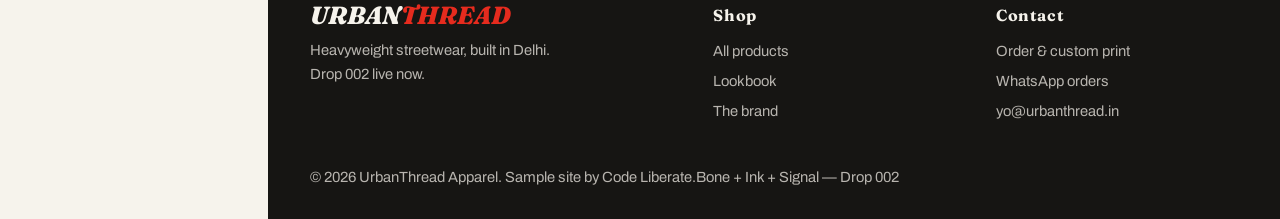
<file: product.html>
<!DOCTYPE html>
<html lang="en">
<head>
<meta charset="UTF-8">
<meta name="viewport" content="width=device-width, initial-scale=1.0">
<title>Product — UrbanThread</title>
<meta name="description" content="UrbanThread product spec — fabric weight, fit, run number and sizing for each piece of drop 002.">
<link rel="preconnect" href="https://fonts.googleapis.com">
<link rel="preconnect" href="https://fonts.gstatic.com" crossorigin>
<link href="https://fonts.googleapis.com/css2?family=Fraunces:ital,opsz,wght@0,9..144,900;1,9..144,900&family=Archivo:wght@400;500;700&display=swap" rel="stylesheet">
<link rel="stylesheet" href="css/styles.css">
</head>
<body>
<a class="skip-link" href="#main">Skip to content</a>
<div class="scroll-progress" aria-hidden="true"></div>
<div class="drawer-backdrop" aria-hidden="true"></div>

<aside class="sidebar">
  <a href="index.html" class="sidebar-brand"><span class="wordmark">URBAN<span>THREAD</span></span></a>
  <button class="rail-toggle" aria-label="Collapse or expand sidebar">‹</button>
  <nav class="sidebar-nav" aria-label="Primary">
        <a href="index.html"><span class="nav-ico" aria-hidden="true">HM</span><span class="label">Home</span></a>
        <a href="shop.html" class="active"><span class="nav-ico" aria-hidden="true">SH</span><span class="label">Shop</span></a>
        <a href="lookbook.html"><span class="nav-ico" aria-hidden="true">LK</span><span class="label">Lookbook</span></a>
        <a href="about.html"><span class="nav-ico" aria-hidden="true">AB</span><span class="label">About</span></a>
        <a href="contact.html"><span class="nav-ico" aria-hidden="true">CT</span><span class="label">Contact</span></a>
  </nav>
  <div class="sidebar-foot">
    <button class="cart-toggle" aria-label="Open bag"><span class="label">BAG</span><span class="cart-count">0</span></button>
    <div class="barcode" aria-hidden="true"></div>
    <p class="sidebar-tag">UT — DELHI — IN</p>
  </div>
</aside>

<div class="topbar">
  <a href="index.html" class="wordmark">URBAN<span style="color:var(--signal)">THREAD</span></a>
  <div class="topbar-tools">
    <button class="cart-toggle" aria-label="Open bag">BAG<span class="cart-count">0</span></button>
    <button class="drawer-toggle" aria-label="Open navigation menu"><span></span></button>
  </div>
</div>

<div class="main" id="main">
<section class="section" style="padding-top:5rem">
  <div class="page" id="productStage"><noscript><p>Enable JavaScript to view the catalog, or use the shop page.</p></noscript></div>
</section>
<div class="marquee marquee-rev" aria-hidden="true"><div class="marquee-track"><span class="marquee-item">BUILT HEAVY <span class="star">★</span> WORN LOUD <span class="star">★</span> 240 GSM <span class="star">★</span> DELHI, IN <span class="star">★</span> DROP 002 <span class="star">★</span></span><span class="marquee-item">BUILT HEAVY <span class="star">★</span> WORN LOUD <span class="star">★</span> 240 GSM <span class="star">★</span> DELHI, IN <span class="star">★</span> DROP 002 <span class="star">★</span></span></div></div>

<footer class="footer">
  <div class="footer-inner">
    <div class="footer-col">
      <span class="wordmark">URBAN<span style="color:var(--signal)">THREAD</span></span>
      <p>Heavyweight streetwear, built in Delhi.<br>Drop 002 live now.</p>
    </div>
    <div class="footer-col">
      <h4>Shop</h4>
      <a href="shop.html">All products</a>
      <a href="lookbook.html">Lookbook</a>
      <a href="about.html">The brand</a>
    </div>
    <div class="footer-col">
      <h4>Contact</h4>
      <a href="contact.html">Order &amp; custom print</a>
      <a href="https://wa.me/919876543210?text=Hi%20UrbanThread%2C%20I%20want%20to%20order" target="_blank" rel="noopener">WhatsApp orders</a>
      <a href="mailto:yo@urbanthread.in">yo@urbanthread.in</a>
    </div>
  </div>
  <p class="footer-legal"><span>© 2026 UrbanThread Apparel. Sample site by Code Liberate.</span><span>Bone + Ink + Signal — Drop 002</span></p>
</footer>
</div>

<div class="cart-backdrop" aria-hidden="true"></div>
<aside class="cart-drawer" aria-label="Shopping bag">
  <div class="cart-head"><h3>Your bag</h3><button class="cart-close" aria-label="Close bag">✕</button></div>
  <div class="cart-items" id="cartItems"></div>
  <div class="cart-foot">
    <div class="cart-total"><span>Total</span><b id="cartTotal">₹0</b></div>
    <button class="btn btn-primary btn-block" id="cartCheckout">Checkout — demo</button>
    <p class="cart-note" id="cartNote">Demo build: checkout hands off to Razorpay/UPI in the live store.</p>
  </div>
</aside>

<script src="js/main.js" defer></script>
</body>
</html>
</file>
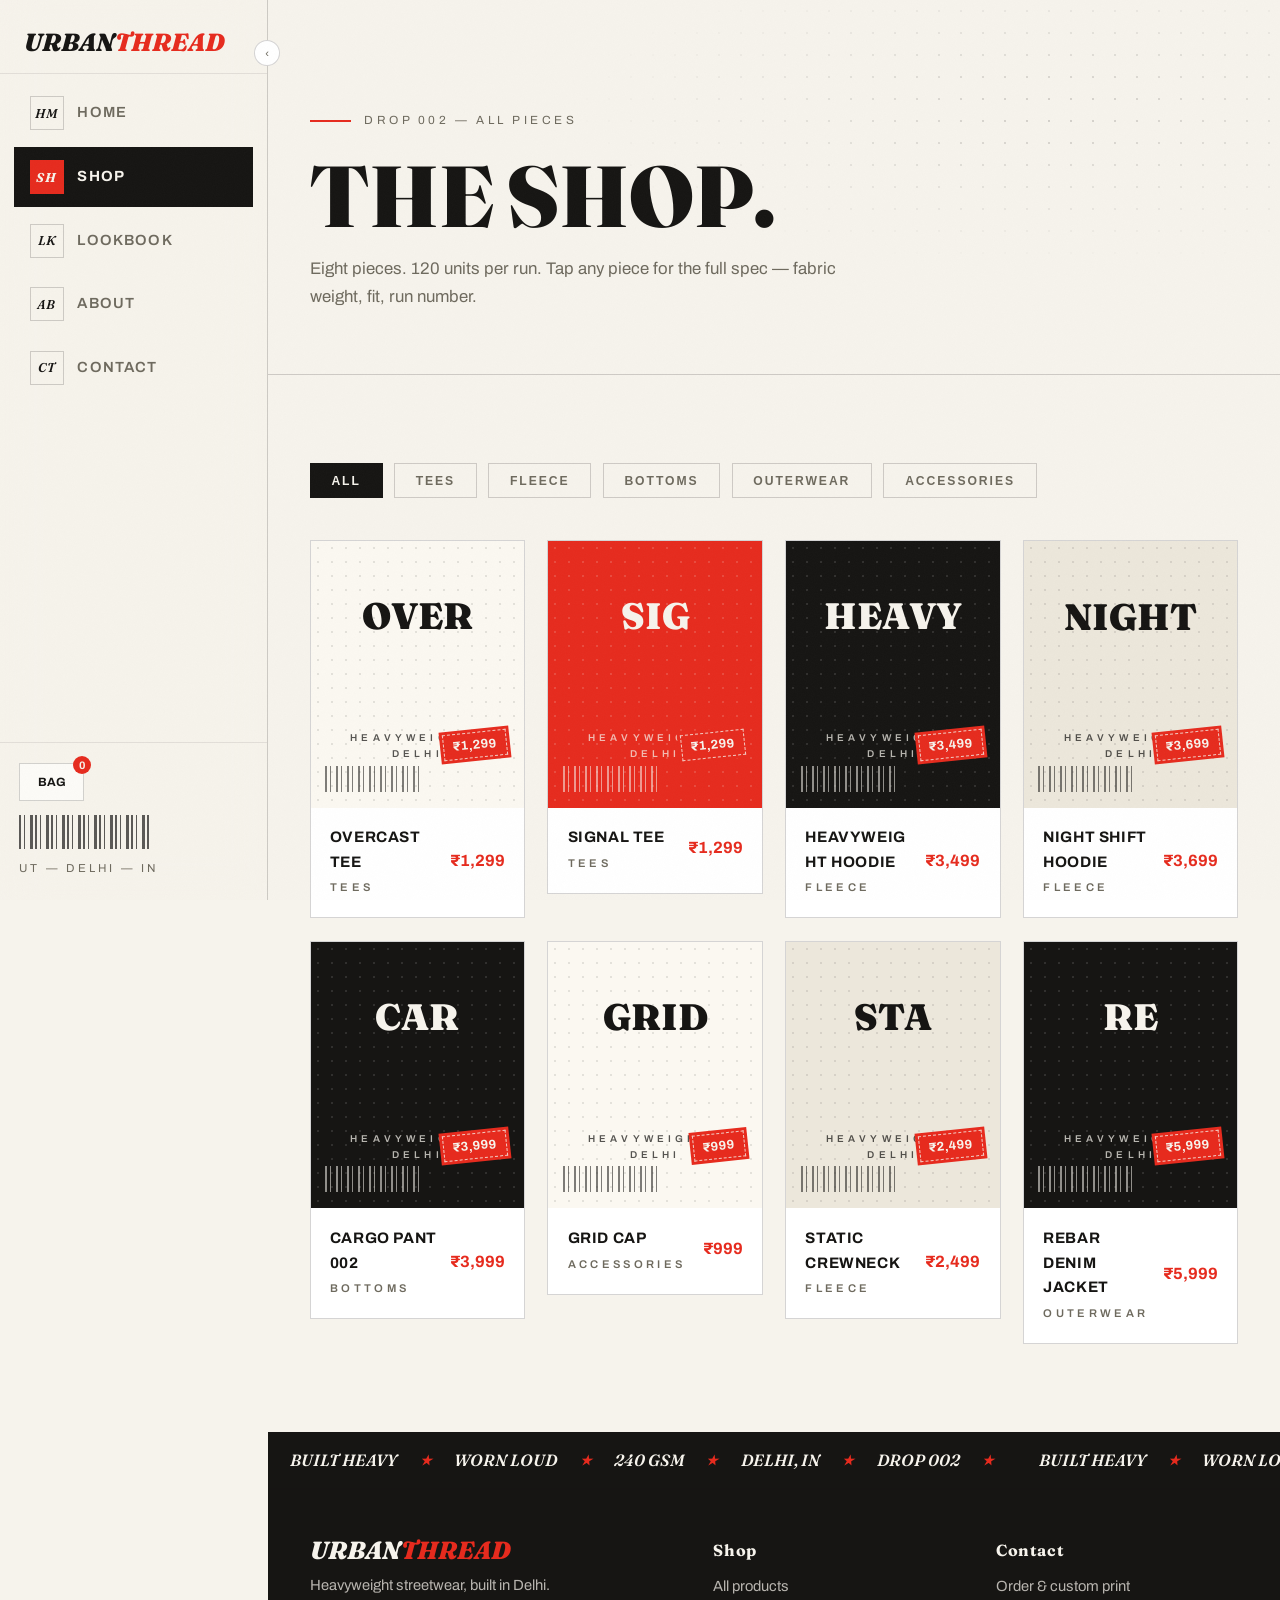
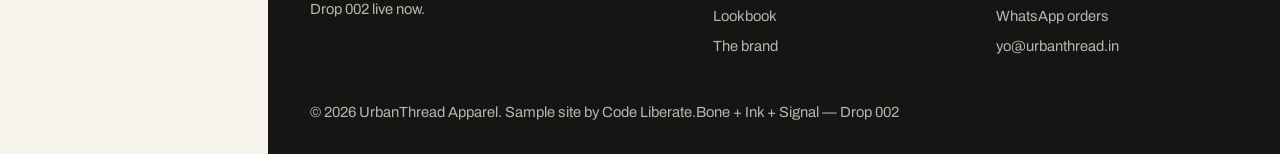
<file: shop.html>
<!DOCTYPE html>
<html lang="en">
<head>
<meta charset="UTF-8">
<meta name="viewport" content="width=device-width, initial-scale=1.0">
<title>Shop — UrbanThread</title>
<meta name="description" content="Shop UrbanThread drop 002 — heavyweight tees, fleece, bottoms, outerwear and accessories, built and printed in Delhi.">
<link rel="preconnect" href="https://fonts.googleapis.com">
<link rel="preconnect" href="https://fonts.gstatic.com" crossorigin>
<link href="https://fonts.googleapis.com/css2?family=Fraunces:ital,opsz,wght@0,9..144,900;1,9..144,900&family=Archivo:wght@400;500;700&display=swap" rel="stylesheet">
<link rel="stylesheet" href="css/styles.css">
</head>
<body>
<a class="skip-link" href="#main">Skip to content</a>
<div class="scroll-progress" aria-hidden="true"></div>
<div class="drawer-backdrop" aria-hidden="true"></div>

<aside class="sidebar">
  <a href="index.html" class="sidebar-brand"><span class="wordmark">URBAN<span>THREAD</span></span></a>
  <button class="rail-toggle" aria-label="Collapse or expand sidebar">‹</button>
  <nav class="sidebar-nav" aria-label="Primary">
        <a href="index.html"><span class="nav-ico" aria-hidden="true">HM</span><span class="label">Home</span></a>
        <a href="shop.html" class="active"><span class="nav-ico" aria-hidden="true">SH</span><span class="label">Shop</span></a>
        <a href="lookbook.html"><span class="nav-ico" aria-hidden="true">LK</span><span class="label">Lookbook</span></a>
        <a href="about.html"><span class="nav-ico" aria-hidden="true">AB</span><span class="label">About</span></a>
        <a href="contact.html"><span class="nav-ico" aria-hidden="true">CT</span><span class="label">Contact</span></a>
  </nav>
  <div class="sidebar-foot">
    <button class="cart-toggle" aria-label="Open bag"><span class="label">BAG</span><span class="cart-count">0</span></button>
    <div class="barcode" aria-hidden="true"></div>
    <p class="sidebar-tag">UT — DELHI — IN</p>
  </div>
</aside>

<div class="topbar">
  <a href="index.html" class="wordmark">URBAN<span style="color:var(--signal)">THREAD</span></a>
  <div class="topbar-tools">
    <button class="cart-toggle" aria-label="Open bag">BAG<span class="cart-count">0</span></button>
    <button class="drawer-toggle" aria-label="Open navigation menu"><span></span></button>
  </div>
</div>

<div class="main" id="main">
<section class="page-hero">
  <div class="halftone" aria-hidden="true"></div>
  <div class="page" style="position:relative;z-index:2">
    <p class="kicker">Drop 002 — all pieces</p>
    <h1>THE SHOP.</h1>
    <p class="page-sub">Eight pieces. 120 units per run. Tap any piece for the full spec — fabric weight, fit, run number.</p>
  </div>
</section>
<section class="section">
  <div class="page">
    <div class="chips" id="chips"></div>
    <div class="grid products-grid" id="shopGrid"></div>
  </div>
</section>
<div class="marquee " aria-hidden="true"><div class="marquee-track"><span class="marquee-item">BUILT HEAVY <span class="star">★</span> WORN LOUD <span class="star">★</span> 240 GSM <span class="star">★</span> DELHI, IN <span class="star">★</span> DROP 002 <span class="star">★</span></span><span class="marquee-item">BUILT HEAVY <span class="star">★</span> WORN LOUD <span class="star">★</span> 240 GSM <span class="star">★</span> DELHI, IN <span class="star">★</span> DROP 002 <span class="star">★</span></span></div></div>

<footer class="footer">
  <div class="footer-inner">
    <div class="footer-col">
      <span class="wordmark">URBAN<span style="color:var(--signal)">THREAD</span></span>
      <p>Heavyweight streetwear, built in Delhi.<br>Drop 002 live now.</p>
    </div>
    <div class="footer-col">
      <h4>Shop</h4>
      <a href="shop.html">All products</a>
      <a href="lookbook.html">Lookbook</a>
      <a href="about.html">The brand</a>
    </div>
    <div class="footer-col">
      <h4>Contact</h4>
      <a href="contact.html">Order &amp; custom print</a>
      <a href="https://wa.me/919876543210?text=Hi%20UrbanThread%2C%20I%20want%20to%20order" target="_blank" rel="noopener">WhatsApp orders</a>
      <a href="mailto:yo@urbanthread.in">yo@urbanthread.in</a>
    </div>
  </div>
  <p class="footer-legal"><span>© 2026 UrbanThread Apparel. Sample site by Code Liberate.</span><span>Bone + Ink + Signal — Drop 002</span></p>
</footer>
</div>

<div class="cart-backdrop" aria-hidden="true"></div>
<aside class="cart-drawer" aria-label="Shopping bag">
  <div class="cart-head"><h3>Your bag</h3><button class="cart-close" aria-label="Close bag">✕</button></div>
  <div class="cart-items" id="cartItems"></div>
  <div class="cart-foot">
    <div class="cart-total"><span>Total</span><b id="cartTotal">₹0</b></div>
    <button class="btn btn-primary btn-block" id="cartCheckout">Checkout — demo</button>
    <p class="cart-note" id="cartNote">Demo build: checkout hands off to Razorpay/UPI in the live store.</p>
  </div>
</aside>

<script src="js/main.js" defer></script>
</body>
</html>
</file>
<file: css/styles.css>
/* ============================================================
   UrbanThread v3 — "PAPER DROP" editorial system
   Identity: light archival zine. Paper + ink + cherry red.
   Fraunces serif display / Archivo UI. Swiss ruled lines,
   stamp stickers, halftone ink texture. Heavy 21st.dev-style
   motion: marquees, border beams, tilt+spotlight, magnetic
   buttons, velocity skew, tickers, staged reveals.
   ============================================================ */

:root {
  --bone: #161513;            /* ink text */
  --ink: #F6F3EC;             /* paper page bg */
  --smoke: #ECE7DB;           /* soft section bg */
  --panel: #FFFFFF;           /* card bg */
  --signal: #E62B1E;          /* cherry red */
  --dim: #6E6A5E;
  --line: rgba(22, 21, 19, 0.18);
  --hairline: rgba(22, 21, 19, 0.09);
  --glass: rgba(255, 255, 255, 0.6);
  --ease: cubic-bezier(0.16, 1, 0.3, 1);
  --font-display: "Fraunces", serif;
  --font-body: "Archivo", sans-serif;
  --sidebar-w: 268px;
  --sidebar-rail: 86px;
}

* { margin: 0; padding: 0; box-sizing: border-box; }
html { scroll-behavior: smooth; }

body { background: var(--ink); color: var(--bone); font-family: var(--font-body); font-size: 1.02rem; line-height: 1.62; -webkit-font-smoothing: antialiased; overflow-x: hidden; }

/* ---------- PAPER GRAIN (ink noise, lighter hand) ---------- */
body::after {
  content: ""; position: fixed; inset: 0; z-index: 250; pointer-events: none;
  background-image: url("data:image/svg+xml,%3Csvg xmlns='http://www.w3.org/2000/svg' width='300' height='300'%3E%3Cfilter id='n'%3E%3CfeTurbulence type='fractalNoise' baseFrequency='0.9' numOctaves='2' stitchTiles='stitch'/%3E%3CfeColorMatrix type='saturate' values='0'/%3E%3C/filter%3E%3Crect width='100%25' height='100%25' filter='url(%23n)' opacity='0.5'/%3E%3C/svg%3E");
  background-size: 300px 300px; opacity: 0.05; animation: grain 0.9s steps(2) infinite;
}
@keyframes grain {
  0% { background-position: 0 0; } 25% { background-position: -80px 60px; }
  50% { background-position: 60px -90px; } 75% { background-position: -50px -40px; }
  100% { background-position: 0 0; }
}

::selection { background: var(--signal); color: var(--ink); }
a:focus-visible, button:focus-visible, input:focus-visible, select:focus-visible, textarea:focus-visible, [tabindex]:focus-visible { outline: 2px solid var(--signal); outline-offset: 3px; }
.skip-link { position: absolute; left: -999px; top: 0.6rem; z-index: 300; background: var(--signal); color: var(--ink); padding: 0.6rem 1.2rem; font-weight: 700; }
.skip-link:focus { left: 0.6rem; }

.scroll-progress { position: fixed; top: 0; left: 0; height: 3px; width: 0; z-index: 260; background: var(--signal); transition: width 0.08s linear; }

/* ============================================================
   SIDEBAR — paper skin, ruled lines, cherry tick
   ============================================================ */
.sidebar {
  position: fixed; inset: 0 auto 0 0; width: var(--sidebar-w); z-index: 100;
  display: flex; flex-direction: column;
  background: rgba(246, 243, 236, 0.86);
  -webkit-backdrop-filter: blur(20px) saturate(1.2); backdrop-filter: blur(20px) saturate(1.2);
  border-right: 1px solid var(--line);
  transition: transform 0.5s var(--ease), width 0.45s var(--ease);
}
.sidebar-brand { display: flex; align-items: baseline; gap: 0.4rem; padding: 1.9rem 1.5rem 1.1rem; border-bottom: 1px solid var(--hairline); text-decoration: none; }
.wordmark { font-family: var(--font-display); font-weight: 900; font-style: italic; font-size: 1.55rem; color: var(--bone); line-height: 1; white-space: nowrap; }
.wordmark span { color: var(--signal); }
.sidebar-nav { flex: 1; padding: 0.6rem 0.9rem; overflow-y: auto; }
.sidebar-nav a {
  display: flex; align-items: center; gap: 0.85rem; padding: 0.74rem 0.9rem; margin-bottom: 0.25rem;
  font-size: 0.92rem; font-weight: 600; letter-spacing: 0.08em; text-transform: uppercase;
  color: var(--dim); text-decoration: none; border: 1px solid transparent;
  position: relative; white-space: nowrap;
  transition: color 0.3s var(--ease), background 0.3s var(--ease), border-color 0.3s var(--ease), padding-left 0.3s var(--ease);
}
.sidebar-nav a:hover { color: var(--bone); padding-left: 1.3rem; }
.sidebar-nav a.active { color: var(--ink); background: var(--bone); font-weight: 700; }
.sidebar-nav a.active .nav-ico { background: var(--signal); color: var(--ink); border-color: var(--signal); }
.nav-ico {
  width: 34px; height: 34px; flex: none; display: grid; place-items: center;
  border: 1px solid var(--line); font-family: var(--font-display); font-style: italic; font-size: 0.8rem; color: var(--bone);
  transition: background 0.3s, color 0.3s, transform 0.3s var(--ease);
}
.sidebar-nav a:hover .nav-ico { transform: translateX(3px); }
.sidebar-foot { padding: 1.2rem 1.2rem 1.4rem; border-top: 1px solid var(--hairline); }
.barcode { width: 130px; height: 34px; background: repeating-linear-gradient(90deg, var(--bone) 0 2px, transparent 2px 5px, var(--bone) 5px 6px, transparent 6px 11px, var(--bone) 11px 14px, transparent 14px 16px); opacity: 0.7; }
.sidebar-tag { font-size: 0.72rem; letter-spacing: 0.28em; color: var(--dim); margin-top: 0.6rem; }

body.rail .sidebar { width: var(--sidebar-rail); }
body.rail .sidebar .label, body.rail .sidebar .sidebar-tag { display: none; }
body.rail .sidebar-brand { justify-content: center; padding-inline: 0.5rem; }
body.rail .sidebar-nav a { justify-content: center; padding-inline: 0; }
body.rail .sidebar-foot { display: grid; place-items: center; }
body.rail .main { margin-left: var(--sidebar-rail); }

.rail-toggle {
  position: absolute; right: -13px; top: 2.5rem; width: 26px; height: 26px; border-radius: 50%;
  border: 1px solid var(--line); background: var(--panel); color: var(--dim); cursor: pointer;
  display: grid; place-items: center; font-size: 0.7rem; transition: transform 0.35s var(--ease), color 0.3s; z-index: 5;
}
.rail-toggle:hover { color: var(--signal); }
body.rail .rail-toggle { transform: rotate(180deg); }

/* ---------- Mobile topbar + drawer ---------- */
.topbar {
  display: none; position: fixed; inset: 0 0 auto 0; z-index: 90;
  padding: 0.9rem 1.1rem; align-items: center; justify-content: space-between;
  background: rgba(246, 243, 236, 0.82); -webkit-backdrop-filter: blur(18px); backdrop-filter: blur(18px);
  border-bottom: 1px solid var(--line);
}
.drawer-toggle { width: 44px; height: 44px; border: 1px solid var(--line); background: var(--glass); color: var(--bone); cursor: pointer; display: grid; place-items: center; }
.drawer-toggle span, .drawer-toggle span::before, .drawer-toggle span::after { content: ""; display: block; width: 18px; height: 2px; background: currentColor; transition: transform 0.35s var(--ease), opacity 0.3s; }
.drawer-toggle span::before { transform: translateY(-6px); }
.drawer-toggle span::after { transform: translateY(4px); }
.drawer-backdrop { position: fixed; inset: 0; z-index: 95; background: rgba(246, 243, 236, 0.55); -webkit-backdrop-filter: blur(6px); backdrop-filter: blur(6px); opacity: 0; pointer-events: none; transition: opacity 0.4s var(--ease); }
body.drawer-open .drawer-backdrop { opacity: 1; pointer-events: auto; }
.cart-toggle { width: 44px; height: 44px; border: 1px solid var(--line); background: var(--glass); color: var(--bone); cursor: pointer; font-family: var(--font-body); font-weight: 700; font-size: 0.75rem; display: grid; place-items: center; position: relative; }
.sidebar-foot .cart-toggle { width: auto; height: auto; padding: 0.7rem 1.1rem; justify-content: center; margin-bottom: 0.9rem; }
.cart-count { position: absolute; top: -6px; right: -6px; min-width: 18px; height: 18px; border-radius: 9px; background: var(--signal); color: var(--ink); font-size: 0.68rem; font-weight: 700; display: grid; place-items: center; padding: 0 4px; }
.sidebar-foot .cart-count { top: -8px; right: -8px; }

/* ============================================================
   MAIN + TYPE
   ============================================================ */
.main { margin-left: var(--sidebar-w); min-height: 100vh; transition: margin 0.45s var(--ease); }
.page { max-width: 1200px; margin: 0 auto; padding: 0 2.6rem; }

.it { font-style: italic; }
.kicker { display: inline-flex; align-items: center; gap: 0.8rem; font-size: 0.74rem; letter-spacing: 0.3em; text-transform: uppercase; color: var(--dim); margin-bottom: 1.4rem; }
.kicker::before { content: ""; width: 2.6rem; height: 2px; background: var(--signal); }

/* ============================================================
   HERO — serif editorial masthead
   ============================================================ */
.hero { position: relative; min-height: 92svh; display: flex; align-items: center; overflow: hidden; padding: 5rem 0 3rem; border-bottom: 1px solid var(--line); }
.blob { position: absolute; border-radius: 50%; pointer-events: none; will-change: transform; z-index: 1; }
.blob-signal { width: 42rem; height: 42rem; right: -14rem; top: -16rem; background: radial-gradient(circle at 40% 40%, rgba(230, 43, 30, 0.13), transparent 62%); animation: blob-a 15s ease-in-out infinite alternate; }
.blob-deep { width: 26rem; height: 26rem; left: -9rem; bottom: -11rem; background: radial-gradient(circle at 60% 40%, rgba(230, 43, 30, 0.07), transparent 60%); animation: blob-b 19s ease-in-out infinite alternate; }
@keyframes blob-a { from { transform: translate(0,0) scale(1); } to { transform: translate(-4rem, 3rem) scale(1.14); } }
@keyframes blob-b { from { transform: translate(0,0) scale(1); } to { transform: translate(3rem,-3rem) scale(1.08); } }

.halftone {
  position: absolute; inset: 0; z-index: 0; pointer-events: none;
  background-image: radial-gradient(rgba(22, 21, 19, 0.16) 1px, transparent 1.4px);
  background-size: 22px 22px;
  -webkit-mask-image: radial-gradient(70% 60% at 78% 30%, #000 0%, transparent 70%);
  mask-image: radial-gradient(70% 60% at 78% 30%, #000 0%, transparent 70%);
}

.hero-inner { position: relative; z-index: 2; width: 100%; }
.hero-title { font-family: var(--font-display); font-weight: 900; font-size: clamp(3.6rem, 10vw, 8.6rem); line-height: 0.98; letter-spacing: -0.015em; }
.hero-title .line { display: block; overflow: hidden; }
.hero-title .line-inner { display: inline-block; transform: translateY(112%); transition: transform 1s var(--ease); }
.hero.loaded .line-inner { transform: translateY(0); }
.hero.loaded .line:nth-child(2) .line-inner { transition-delay: 0.12s; }
.hero-title .it { font-weight: 700; }
.hero-sub { max-width: 42ch; color: var(--dim); margin: 1.8rem 0 2.4rem; font-size: 1.1rem; }
.hero-cta { display: flex; gap: 1rem; flex-wrap: wrap; }

/* ---------- BUTTONS ---------- */
.btn {
  display: inline-flex; align-items: center; justify-content: center; gap: 0.6rem;
  font-family: var(--font-body); font-weight: 700; font-size: 0.85rem; letter-spacing: 0.12em; text-transform: uppercase;
  padding: 0.95rem 2rem; text-decoration: none; cursor: pointer;
  border: 1px solid var(--bone); background: transparent; color: var(--bone);
  position: relative; overflow: hidden;
  transition: transform 0.35s var(--ease), color 0.35s var(--ease), border-color 0.35s var(--ease), box-shadow 0.35s var(--ease);
  will-change: transform;
}
.btn-primary { background: var(--signal); border-color: var(--signal); color: var(--ink); }
.btn-primary::after { content: ""; position: absolute; inset: 0; background: linear-gradient(105deg, transparent 40%, rgba(255,255,255,0.5) 50%, transparent 60%); transform: translateX(-130%); animation: shimmer 3.2s ease-in-out infinite; }
@keyframes shimmer { 0%,55% { transform: translateX(-130%); } 85%,100% { transform: translateX(130%); } }
.btn-primary:hover { box-shadow: 0 12px 40px rgba(230, 43, 30, 0.3); }
.btn-solid { background: var(--bone); border-color: var(--bone); color: var(--ink); }
.btn-solid:hover { background: var(--signal); border-color: var(--signal); }
.btn-ghost:hover { border-color: var(--signal); color: var(--signal); }
.btn-sm { padding: 0.65rem 1.3rem; font-size: 0.78rem; }
.btn-lg { padding: 1.1rem 2.6rem; font-size: 0.92rem; }
.btn-block { width: 100%; }

/* ============================================================
   MARQUEE — ink band on paper
   ============================================================ */
.marquee { overflow: hidden; border-block: 1px solid var(--line); background: var(--bone); position: relative; }
.marquee-track { display: flex; width: max-content; animation: marquee 22s linear infinite; will-change: transform; }
.marquee-rev .marquee-track { animation-direction: reverse; }
.marquee-item { display: inline-flex; align-items: center; gap: 1.4rem; padding: 0.9rem 1.4rem; font-family: var(--font-display); font-style: italic; font-weight: 600; font-size: 1.02rem; color: var(--ink); white-space: nowrap; }
.marquee-item .star { color: var(--signal); font-size: 0.8em; -webkit-text-stroke: 0; }
.marquee-big .marquee-item { font-size: clamp(2rem, 5vw, 3.6rem); padding: 1.4rem 2rem; }
@keyframes marquee { from { transform: translateX(0); } to { transform: translateX(-50%); } }

/* ============================================================
   SECTIONS — ruled editorial layout
   ============================================================ */
.section { padding: 5.5rem 0; position: relative; content-visibility: auto; contain-intrinsic-size: auto 700px; }
.section .section-head { content-visibility: auto; contain-intrinsic-size: auto 200px; }
.section-alt { background: var(--smoke); border-block: 1px solid var(--line); }

.section-head { display: flex; align-items: flex-end; justify-content: space-between; gap: 2rem; margin-bottom: 3rem; flex-wrap: wrap; border-bottom: 1px solid var(--line); padding-bottom: 1.4rem; }
.section-head h2 { font-family: var(--font-display); font-weight: 900; font-size: clamp(2.3rem, 5.2vw, 4rem); line-height: 1; letter-spacing: -0.01em; }
.section-head h2 .it { color: var(--signal); }
.section-head .more { color: var(--dim); font-size: 0.85rem; font-weight: 600; letter-spacing: 0.18em; text-transform: uppercase; text-decoration: none; border-bottom: 2px solid var(--signal); padding-bottom: 0.3rem; }
.section-head .more:hover { color: var(--signal); }

/* ============================================================
   PRODUCT CARDS — tilt + spotlight + stamp stickers
   ============================================================ */
.grid { display: grid; gap: 1.4rem; }
.products-grid { grid-template-columns: repeat(4, 1fr); }
.products-grid > * { min-width: 0; }

.tilt { perspective: 900px; }
.card { position: relative; border: 1px solid var(--line); background: var(--panel); overflow: hidden; transition: border-color 0.4s var(--ease), box-shadow 0.4s var(--ease); }
.card:hover { border-color: rgba(22, 21, 19, 0.45); box-shadow: 0 26px 60px rgba(22, 21, 19, 0.14); }
.card::before {
  content: ""; position: absolute; inset: 0; z-index: 1; pointer-events: none;
  background: radial-gradient(320px circle at var(--mx, 50%) var(--my, 50%), rgba(230, 43, 30, 0.12), transparent 45%);
  opacity: 0; transition: opacity 0.35s var(--ease);
}
.card:hover::before { opacity: 1; }
.tilt-inner { transition: transform 0.5s var(--ease); transform-style: preserve-3d; }

/* ---------- poster art: paper zine system ---------- */
.poster { position: relative; aspect-ratio: 4 / 5; overflow: hidden; display: block; text-decoration: none; color: var(--bone); }
.tone-bone { --pg: #FBF8F1; --pdot: rgba(22,21,19,0.10); }       /* paper */
.tone-smoke { --pg: #ECE7DB; --pdot: rgba(22,21,19,0.10); }      /* soft   */
.tone-ink { --pg: #161513; --pdot: rgba(246,243,236,0.12); color: var(--ink); } /* inverted ink */
.tone-signal { --pg: #E62B1E; --pdot: rgba(246,243,236,0.16); color: var(--ink); } /* cherry */
.poster .p-tone { position: absolute; inset: 0; background: var(--pg); transition: transform 0.6s var(--ease);
  background-image: radial-gradient(var(--pdot) 1px, transparent 1.4px); background-size: 14px 14px; }
.poster:hover .p-tone { transform: scale(1.06); }

.p-num { position: absolute; top: 0.7rem; left: 0.9rem; font-family: var(--font-display); font-style: italic; font-weight: 700; font-size: 4.2rem; line-height: 1; color: transparent; -webkit-text-stroke: 1.5px currentColor; opacity: 0.45; }
.p-art { position: absolute; inset: 0; display: flex; flex-direction: column; justify-content: center; align-items: center; gap: 0.3rem; font-family: var(--font-display); font-weight: 900; text-align: center; padding: 2.6rem 1rem; }
.p-art .w1 { font-size: clamp(1.6rem, 3.2vw, 2.3rem); }
.p-art .w2 { font-size: clamp(1.6rem, 3.2vw, 2.3rem); font-style: italic; font-weight: 700; color: transparent; -webkit-text-stroke: 1.2px currentColor; }
.p-art .w3 { font-family: var(--font-body); font-weight: 600; font-size: 0.62rem; letter-spacing: 0.42em; margin-top: 0.9rem; opacity: 0.72; }
.p-sticker {
  position: absolute; right: 0.9rem; bottom: 2.9rem;
  background: var(--signal); color: var(--ink);
  font-family: var(--font-body); font-weight: 700; font-size: 0.8rem;
  padding: 0.35rem 0.8rem; transform: rotate(-6deg);
  outline: 1.5px dashed rgba(246, 243, 236, 0.8); outline-offset: -4px;
}
.p-bar { position: absolute; left: 0.9rem; bottom: 1rem; width: 96px; height: 26px; opacity: 0.55; background: repeating-linear-gradient(90deg, currentColor 0 2px, transparent 2px 5px, currentColor 5px 6px, transparent 6px 11px); }

.card-info { padding: 1.1rem 1.2rem 1.3rem; display: flex; justify-content: space-between; align-items: center; gap: 0.8rem; position: relative; z-index: 2; min-width: 0; }
.card-info h3 { font-size: 0.95rem; font-weight: 700; letter-spacing: 0.04em; text-transform: uppercase; overflow-wrap: anywhere; }
.card-info .price { font-weight: 700; color: var(--signal); white-space: nowrap; }
.card-cat { font-size: 0.7rem; letter-spacing: 0.3em; text-transform: uppercase; color: var(--dim); margin-top: 0.25rem; font-weight: 600; }

/* ---------- BORDER BEAM ---------- */
@property --beam { syntax: "<angle>"; initial-value: 0deg; inherits: false; }
.beam { position: relative; border: none; }
.beam::after {
  content: ""; position: absolute; inset: -1px; z-index: 3; pointer-events: none; padding: 1.5px;
  background: conic-gradient(from var(--beam), transparent 0deg 250deg, var(--signal) 300deg, #FF6A54 330deg, transparent 360deg);
  -webkit-mask: linear-gradient(#fff 0 0) content-box, linear-gradient(#fff 0 0);
  -webkit-mask-composite: xor; mask: linear-gradient(#fff 0 0) content-box, linear-gradient(#fff 0 0);
  mask-composite: exclude;
  animation: beam-spin 5s linear infinite;
}
@keyframes beam-spin { to { --beam: 360deg; } }

/* ============================================================
   STATS + MANIFESTO
   ============================================================ */
.stats-band { display: grid; grid-template-columns: repeat(4, 1fr); gap: 1.4rem; }
.stat-card { text-align: center; padding: 2.2rem 1rem; }
.stat-num { display: block; font-family: var(--font-display); font-weight: 900; font-size: clamp(2.6rem, 5vw, 3.9rem); color: var(--signal); }
.stat-label { display: block; margin-top: 0.5rem; font-size: 0.76rem; font-weight: 600; letter-spacing: 0.24em; text-transform: uppercase; color: var(--dim); }

.split { display: grid; grid-template-columns: 0.9fr 1.1fr; gap: 3.5rem; align-items: start; }
.split-sticky { position: sticky; top: 2rem; }
.split-sticky h2 { font-family: var(--font-display); font-weight: 900; font-size: clamp(2.6rem, 5.5vw, 4.4rem); line-height: 1; letter-spacing: -0.01em; }
.split-sticky h2 .sig { color: var(--signal); font-style: italic; font-weight: 700; }
.split-sticky p { color: var(--dim); margin-top: 1.2rem; max-width: 36ch; }

.mani-block { border-top: 1px solid var(--line); padding: 1.8rem 0; display: grid; grid-template-columns: 4.2rem 1fr; gap: 1.4rem; }
.mani-block h3 { font-family: var(--font-display); font-weight: 900; font-size: 1.35rem; }
.mani-block .no { font-family: var(--font-display); font-style: italic; font-weight: 700; font-size: 1.3rem; color: var(--signal); }
.mani-block p { color: var(--dim); font-size: 0.98rem; }

/* ============================================================
   INFINITE STRIP
   ============================================================ */
.strip { overflow: hidden; padding: 0.6rem 0; }
.strip-track { display: flex; gap: 1.1rem; width: max-content; animation: marquee 34s linear infinite; will-change: transform; }
.strip-item { width: 190px; flex: none; }
.strip-item .poster { aspect-ratio: 3/4; border: 1px solid var(--line); }

/* ============================================================
   SHOP FILTERS + PRODUCT PAGE
   ============================================================ */
.chips { display: flex; gap: 0.7rem; flex-wrap: wrap; margin-bottom: 2.6rem; }
.chip { font-size: 0.76rem; font-weight: 700; letter-spacing: 0.16em; text-transform: uppercase; padding: 0.6rem 1.3rem; border: 1px solid var(--line); background: transparent; color: var(--dim); cursor: pointer; transition: all 0.3s var(--ease); }
.chip:hover { color: var(--bone); border-color: var(--bone); }
.chip.on { background: var(--bone); border-color: var(--bone); color: var(--ink); }

.pd-wrap { display: grid; grid-template-columns: 1fr 1fr; gap: 3.5rem; align-items: start; }
.pd-poster { position: sticky; top: 1.6rem; }
.pd-poster .poster { aspect-ratio: 4/5; border: 1px solid var(--line); }
.pd-name { font-family: var(--font-display); font-weight: 900; font-size: clamp(2.2rem, 4.6vw, 3.6rem); line-height: 1; letter-spacing: -0.01em; }
.pd-price { font-size: 1.6rem; font-weight: 700; color: var(--signal); margin: 0.8rem 0 1.4rem; }
.pd-blurb { color: var(--dim); margin-bottom: 1.8rem; max-width: 46ch; }
.pd-meta { list-style: none; margin-bottom: 2rem; border-top: 1px solid var(--line); }
.pd-meta li { padding: 0.7rem 0; border-bottom: 1px solid var(--line); color: var(--dim); font-size: 0.94rem; display: flex; justify-content: space-between; gap: 1rem; }
.pd-meta li b { color: var(--bone); font-weight: 600; }

.size-label { font-size: 0.8rem; font-weight: 600; letter-spacing: 0.22em; text-transform: uppercase; color: var(--dim); margin-bottom: 0.7rem; }
.sizes { display: flex; gap: 0.6rem; flex-wrap: wrap; margin-bottom: 1.8rem; }
.size-btn { width: 52px; height: 52px; border: 1px solid var(--line); background: transparent; color: var(--bone); font-weight: 700; cursor: pointer; transition: all 0.25s var(--ease); }
.size-btn:hover { border-color: var(--bone); }
.size-btn.on { background: var(--bone); color: var(--ink); border-color: var(--bone); }
.size-error { display: none; color: var(--signal); font-weight: 600; font-size: 0.85rem; margin: -1.2rem 0 1.2rem; }
.size-error.show { display: block; }

.qty-row { display: flex; gap: 1rem; align-items: stretch; margin-bottom: 1.4rem; flex-wrap: wrap; }
.qty { display: flex; border: 1px solid var(--line); }
.qty button { width: 48px; background: transparent; border: none; color: var(--bone); font-size: 1.2rem; cursor: pointer; }
.qty button:hover { color: var(--signal); }
.qty span { width: 52px; display: grid; place-items: center; border-inline: 1px solid var(--line); font-weight: 700; }

.related { margin-top: 5rem; }

/* ============================================================
   LOOKBOOK — tilted grid
   ============================================================ */
.look-grid { display: grid; grid-template-columns: repeat(3, 1fr); gap: 1.4rem; }
.look { position: relative; overflow: hidden; border: 1px solid var(--line); }
.look:nth-child(1) { transform: rotate(-1.2deg); }
.look:nth-child(2) { transform: rotate(1deg) translateY(1.2rem); }
.look:nth-child(3) { transform: rotate(-0.6deg); }
.look:nth-child(4) { transform: rotate(1.4deg); }
.look:nth-child(5) { transform: rotate(-1deg) translateY(1rem); }
.look:nth-child(6) { transform: rotate(0.8deg); }
.look .poster { aspect-ratio: 4/5; }
.look-tag { position: absolute; left: 1rem; bottom: 1rem; z-index: 2; background: var(--panel); border: 1px solid var(--line); padding: 0.4rem 0.9rem; font-size: 0.72rem; font-weight: 700; letter-spacing: 0.3em; text-transform: uppercase; }

/* ============================================================
   ABOUT
   ============================================================ */
.story-grid { display: grid; grid-template-columns: 1.05fr 0.95fr; gap: 3rem; align-items: start; }
.story-grid h3 { font-family: var(--font-display); font-weight: 900; font-size: 1.75rem; margin-bottom: 0.8rem; }
.story-grid p { color: var(--dim); margin-bottom: 1.1rem; }
.story-card { position: sticky; top: 1.5rem; padding: 2.2rem; }
.story-card .big { font-family: var(--font-display); font-weight: 900; font-size: clamp(2.6rem, 5vw, 4rem); line-height: 1; }
.story-card .big .sig { color: var(--signal); font-style: italic; font-weight: 700; }
.story-card p { color: var(--dim); margin-top: 1.1rem; }

.values-grid { grid-template-columns: repeat(3, 1fr); }
.value-card h3 { font-family: var(--font-display); font-weight: 900; font-size: 1.4rem; margin-bottom: 0.5rem; }
.value-card .no { font-family: var(--font-display); font-style: italic; font-weight: 700; color: var(--signal); font-size: 1rem; display: block; margin-bottom: 0.8rem; }
.value-card p { color: var(--dim); font-size: 0.95rem; }

/* ============================================================
   CONTACT — white glass form
   ============================================================ */
.contact-grid { display: grid; grid-template-columns: 1.1fr 0.9fr; gap: 3.2rem; align-items: start; }
.glass-form { background: rgba(255, 255, 255, 0.55); -webkit-backdrop-filter: blur(18px); backdrop-filter: blur(18px); border: 1px solid var(--line); padding: 2.4rem; position: relative; }
.glass-form::before { content: ""; position: absolute; top: 0; left: 0; right: 0; height: 3px; background: var(--signal); }
.field { margin-bottom: 1.25rem; }
.field label { display: block; font-size: 0.8rem; font-weight: 600; letter-spacing: 0.2em; text-transform: uppercase; color: var(--dim); margin-bottom: 0.45rem; }
.field input, .field select, .field textarea { width: 100%; background: rgba(246, 243, 236, 0.7); border: 1px solid var(--line); color: var(--bone); font-family: var(--font-body); font-size: 1rem; padding: 0.85rem 1rem; transition: border-color 0.3s var(--ease), box-shadow 0.3s var(--ease); }
.field textarea { resize: vertical; }
.field input:focus, .field select:focus, .field textarea:focus { outline: none; border-color: var(--signal); box-shadow: 0 0 0 3px rgba(230, 43, 30, 0.12); }
.field-error { display: none; color: var(--signal); font-size: 0.84rem; font-weight: 600; margin-top: 0.4rem; }
.field.invalid input, .field.invalid select, .field.invalid textarea { border-color: var(--signal); }
.field.invalid .field-error { display: block; }
.form-note { margin-top: 1rem; font-size: 0.95rem; text-align: center; }
.form-note.success { color: #2E7D32; }
.form-note.error { color: var(--signal); }

.info-card { margin-bottom: 1.2rem; padding: 1.6rem 1.6rem; }
.info-card h3 { font-family: var(--font-display); font-weight: 900; font-size: 1.25rem; margin-bottom: 0.4rem; }
.info-card p, .info-card a { color: var(--dim); font-size: 0.96rem; text-decoration: none; }
.info-card a:hover { color: var(--signal); }

/* ============================================================
   CART DRAWER — paper glass
   ============================================================ */
.cart-drawer { position: fixed; top: 0; right: 0; bottom: 0; width: min(24rem, 92vw); z-index: 120; background: rgba(246, 243, 236, 0.94); -webkit-backdrop-filter: blur(24px); backdrop-filter: blur(24px); border-left: 1px solid var(--line); transform: translateX(105%); transition: transform 0.5s var(--ease); display: flex; flex-direction: column; }
body.cart-open .cart-drawer { transform: translateX(0); }
.cart-backdrop { position: fixed; inset: 0; z-index: 110; background: rgba(22, 21, 19, 0.25); opacity: 0; pointer-events: none; transition: opacity 0.4s; }
body.cart-open .cart-backdrop { opacity: 1; pointer-events: auto; }
.cart-head { padding: 1.6rem 1.5rem 1rem; border-bottom: 1px solid var(--line); display: flex; justify-content: space-between; align-items: center; }
.cart-head h3 { font-family: var(--font-display); font-weight: 900; font-style: italic; font-size: 1.4rem; }
.cart-close { background: none; border: 1px solid var(--line); color: var(--bone); width: 40px; height: 40px; cursor: pointer; font-size: 1rem; }
.cart-close:hover { border-color: var(--signal); color: var(--signal); }
.cart-items { flex: 1; overflow-y: auto; padding: 1rem 1.5rem; }
.cart-empty { color: var(--dim); text-align: center; padding: 3rem 0; font-size: 0.95rem; }
.cart-item { display: grid; grid-template-columns: 54px 1fr auto; gap: 0.9rem; padding: 1rem 0; border-bottom: 1px solid var(--line); align-items: center; }
.cart-thumb { width: 54px; height: 64px; border: 1px solid var(--line); background: var(--pg, #ECE7DB); background-image: radial-gradient(var(--pdot, rgba(22,21,19,0.10)) 1px, transparent 1.4px); background-size: 10px 10px; }
.cart-item h4 { font-size: 0.88rem; font-weight: 700; letter-spacing: 0.04em; text-transform: uppercase; }
.cart-item .ci-meta { font-size: 0.78rem; color: var(--dim); margin-top: 0.2rem; }
.cart-item .ci-price { font-weight: 700; color: var(--signal); font-size: 0.9rem; white-space: nowrap; }
.ci-row { display: flex; align-items: center; gap: 0.7rem; margin-top: 0.5rem; }
.ci-qty { display: inline-flex; align-items: center; gap: 0.6rem; border: 1px solid var(--line); padding: 0.15rem 0.6rem; }
.ci-qty button { background: none; border: none; color: var(--bone); cursor: pointer; font-size: 0.95rem; padding: 0.15rem; }
.ci-qty button:hover { color: var(--signal); }
.ci-remove { background: none; border: none; color: var(--dim); font-size: 0.74rem; font-weight: 600; letter-spacing: 0.14em; text-transform: uppercase; cursor: pointer; padding: 0; }
.ci-remove:hover { color: var(--signal); }
.cart-foot { padding: 1.2rem 1.5rem 1.5rem; border-top: 1px solid var(--line); }
.cart-total { display: flex; justify-content: space-between; font-size: 1.05rem; margin-bottom: 1rem; }
.cart-total b { font-family: var(--font-display); font-weight: 900; font-size: 1.4rem; color: var(--signal); }
.cart-note { font-size: 0.74rem; color: var(--dim); margin-top: 0.8rem; text-align: center; }

/* ============================================================
   PAGE HERO + FOOTER
   ============================================================ */
.page-hero { position: relative; padding: 6.5rem 0 4rem; border-bottom: 1px solid var(--line); overflow: hidden; }
.page-hero h1 { font-family: var(--font-display); font-weight: 900; font-size: clamp(2.8rem, 7vw, 5.4rem); line-height: 1; max-width: 20ch; }
.page-sub { color: var(--dim); margin-top: 1rem; max-width: 54ch; font-size: 1.05rem; }

.footer { border-top: 1px solid var(--line); background: var(--bone); color: var(--ink); }
.footer-inner { max-width: 1200px; margin: 0 auto; padding: 3rem 2.6rem 2.2rem; display: grid; grid-template-columns: 1.5fr 1fr 1fr; gap: 2.5rem; }
.footer .wordmark { color: var(--ink); }
.footer .wordmark span { color: var(--signal); }
.footer h4 { font-family: var(--font-display); font-weight: 700; font-size: 1rem; letter-spacing: 0.04em; margin-bottom: 0.7rem; }
.footer p, .footer a { color: rgba(246, 243, 236, 0.72); font-size: 0.92rem; text-decoration: none; display: block; margin-top: 0.4rem; }
.footer a:hover { color: var(--signal); }
.footer-legal { max-width: 1200px; margin: 0 auto; padding: 0 2.6rem 1.8rem; color: rgba(246, 243, 236, 0.5); font-size: 0.76rem; display: flex; justify-content: space-between; gap: 1rem; flex-wrap: wrap; }

/* ============================================================
   REVEALS + REDUCED MOTION
   ============================================================ */
.js-reveal { opacity: 0; transform: translateY(28px); transition: opacity 0.8s var(--ease), transform 0.8s var(--ease); }
.js-reveal.visible { opacity: 1; transform: translateY(0); }

@media (prefers-reduced-motion: reduce) {
  html { scroll-behavior: auto; }
  *, *::before, *::after { animation-duration: 0.01ms !important; animation-iteration-count: 1 !important; transition-duration: 0.01ms !important; }
  .hero-title .line-inner { transform: none; }
  .js-reveal { opacity: 1; transform: none; }
  body::after { animation: none; }
  .marquee-track, .strip-track { animation: none; transform: none; }
}

/* ============================================================
   RESPONSIVE
   ============================================================ */
@media (max-width: 1180px) { .products-grid { grid-template-columns: repeat(2, 1fr); } }
@media (max-width: 1020px) {
  .sidebar { transform: translateX(-102%); width: min(19rem, 84vw); }
  body.drawer-open .sidebar { transform: translateX(0); }
  .main { margin-left: 0 !important; }
  .topbar { display: flex; }
  .rail-toggle { display: none; }
  .page { padding: 0 1.2rem; }
  .split, .story-grid, .contact-grid, .pd-wrap { grid-template-columns: 1fr; gap: 2.4rem; }
  .split-sticky, .story-card, .pd-poster { position: static; }
  .look-grid { grid-template-columns: repeat(2, 1fr); }
  .look { transform: none !important; }
  .topbar-tools { display: flex; gap: 0.6rem; }
}
@media (max-width: 700px) {
  .products-grid, .values-grid, .stats-band { grid-template-columns: repeat(2, 1fr); }
  .look-grid { grid-template-columns: 1fr; }
  .section { padding: 3.6rem 0; }
  .footer-inner { grid-template-columns: 1fr; gap: 1.6rem; }
  .hero { min-height: 88svh; }
  .mani-block { grid-template-columns: 1fr; gap: 0.4rem; }
}
</file>
